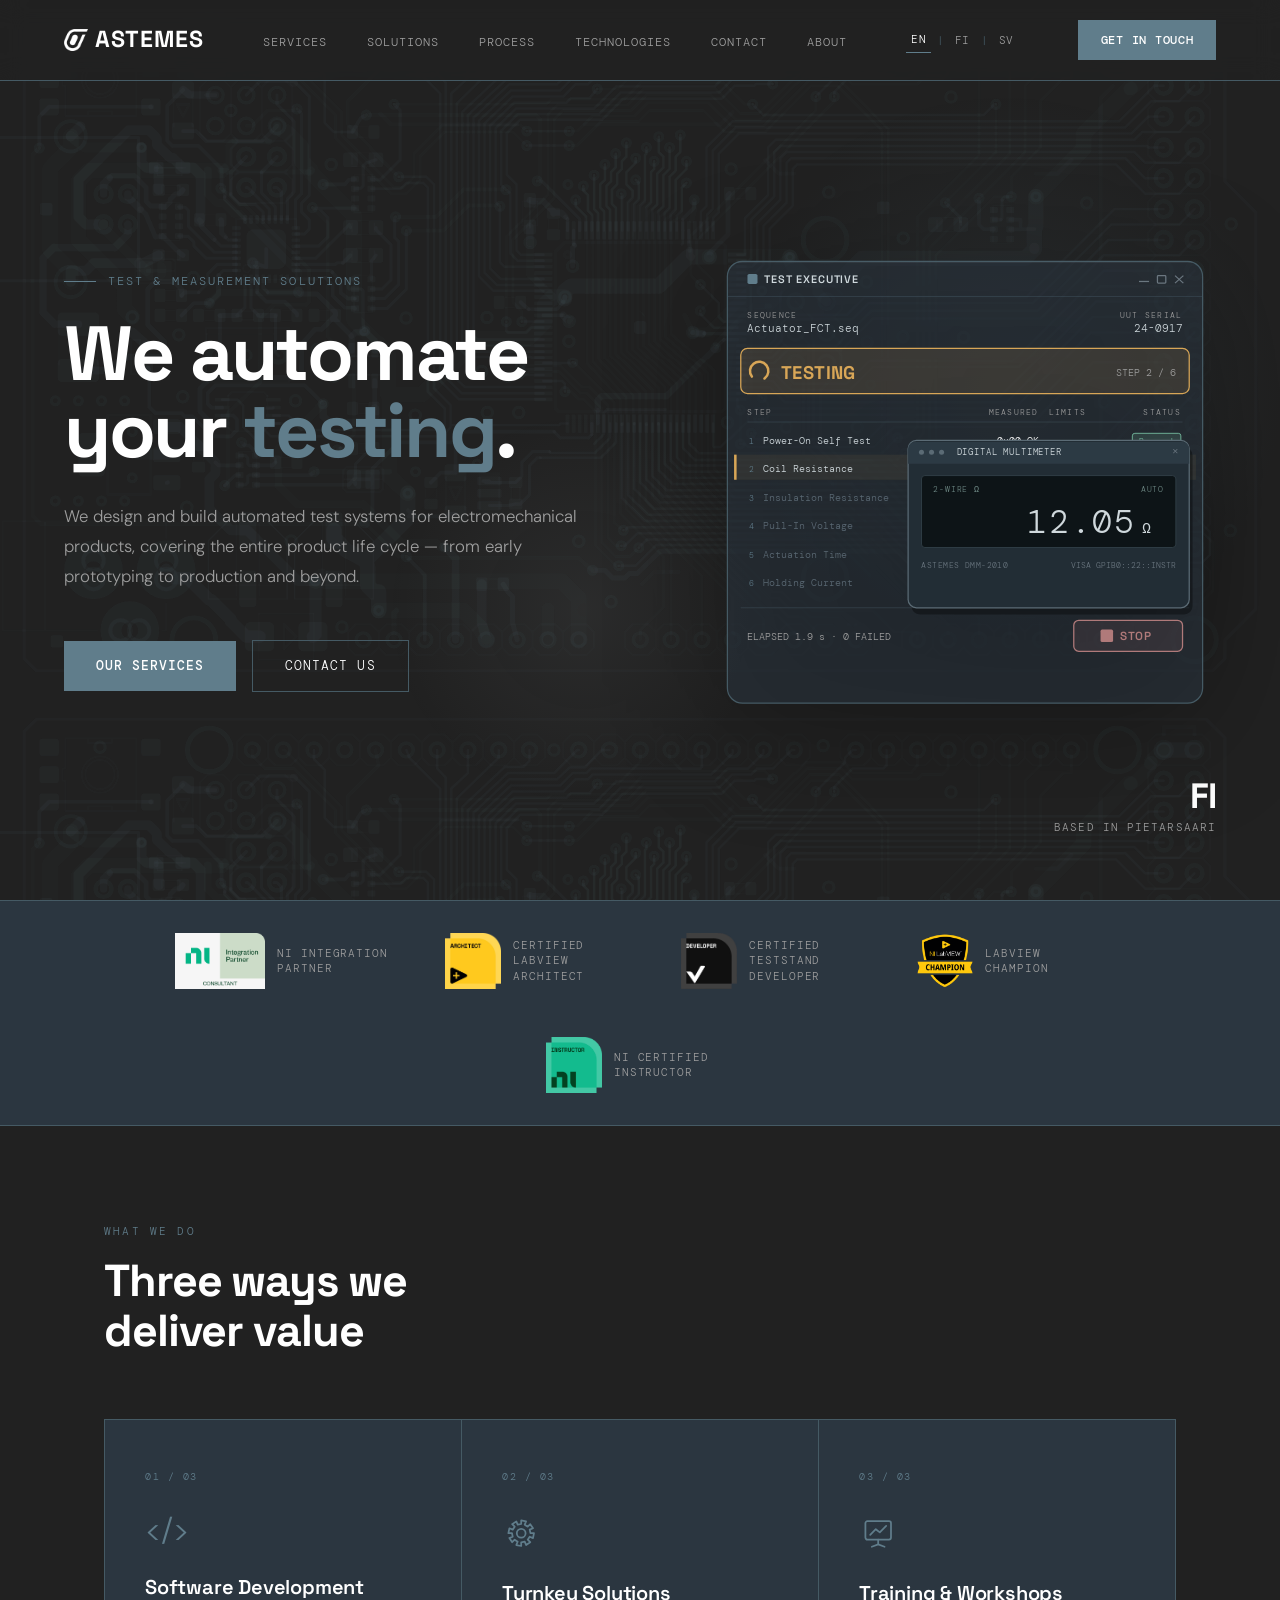
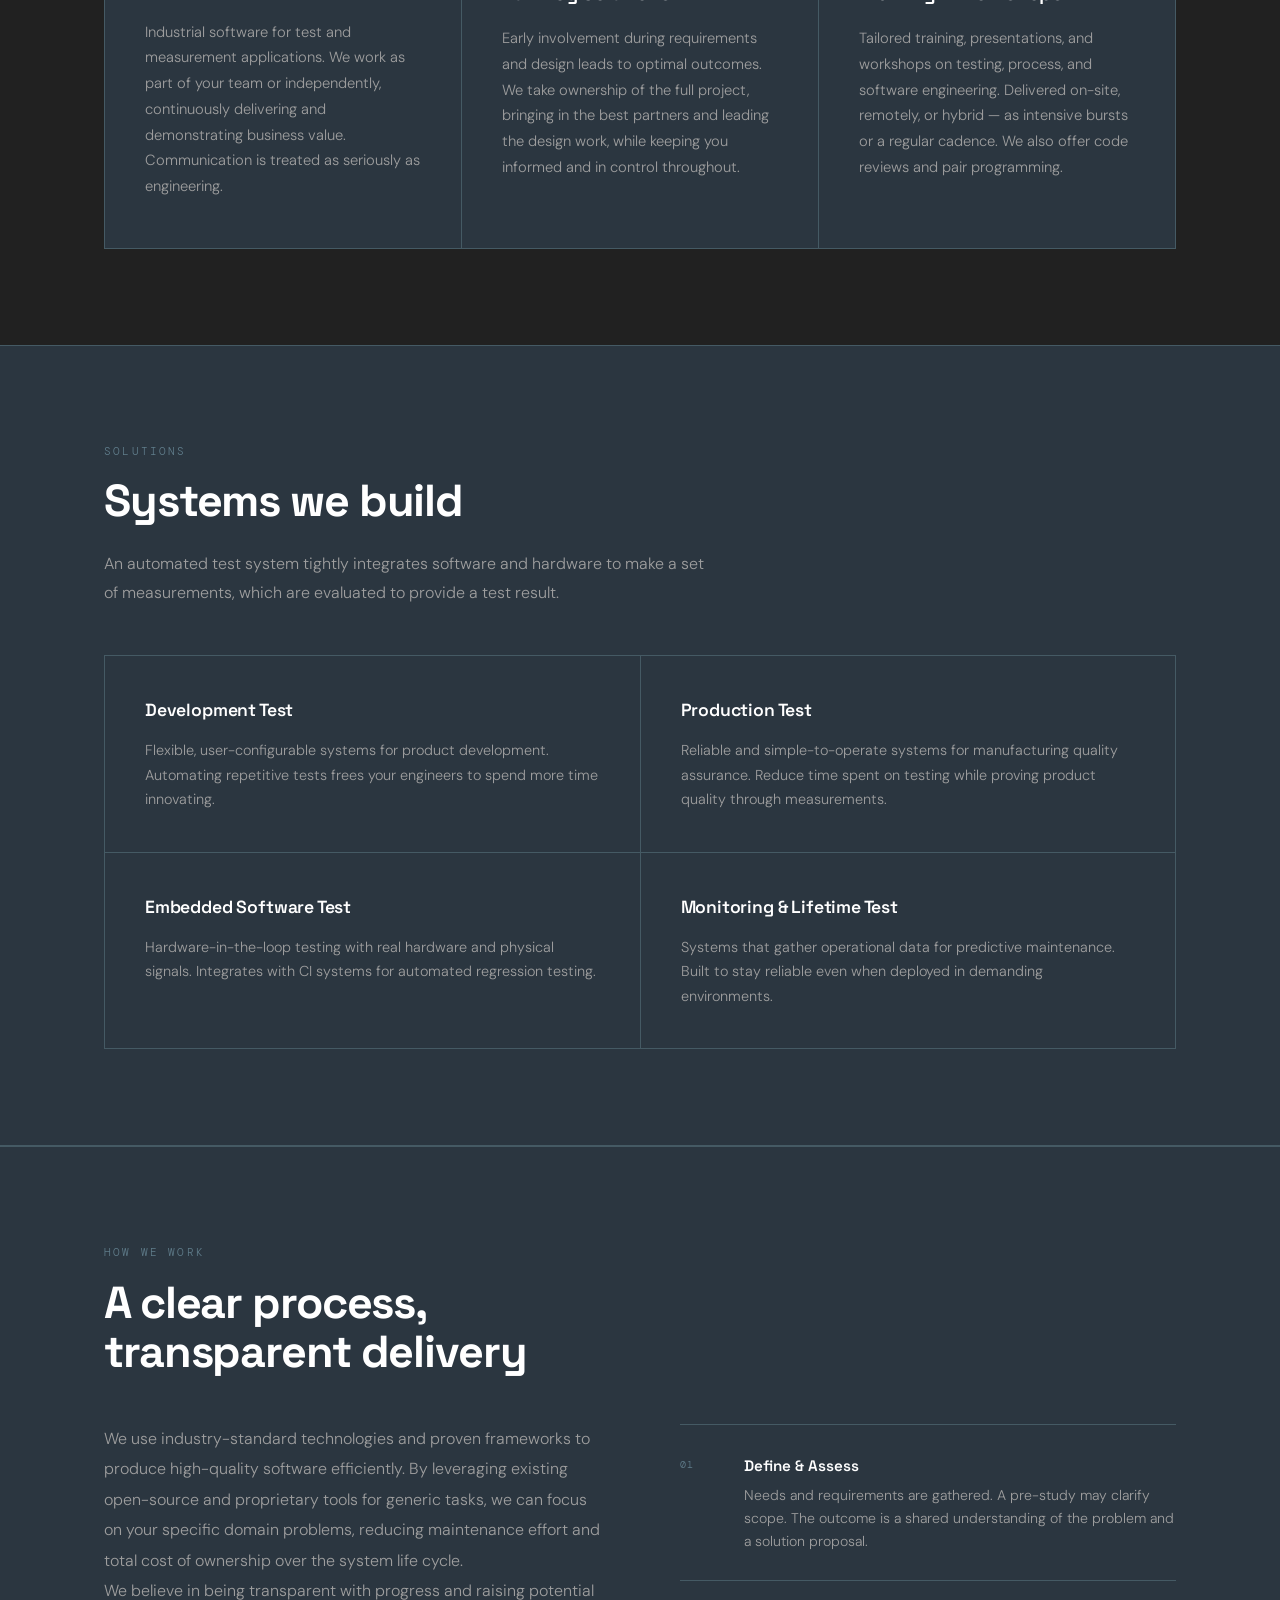
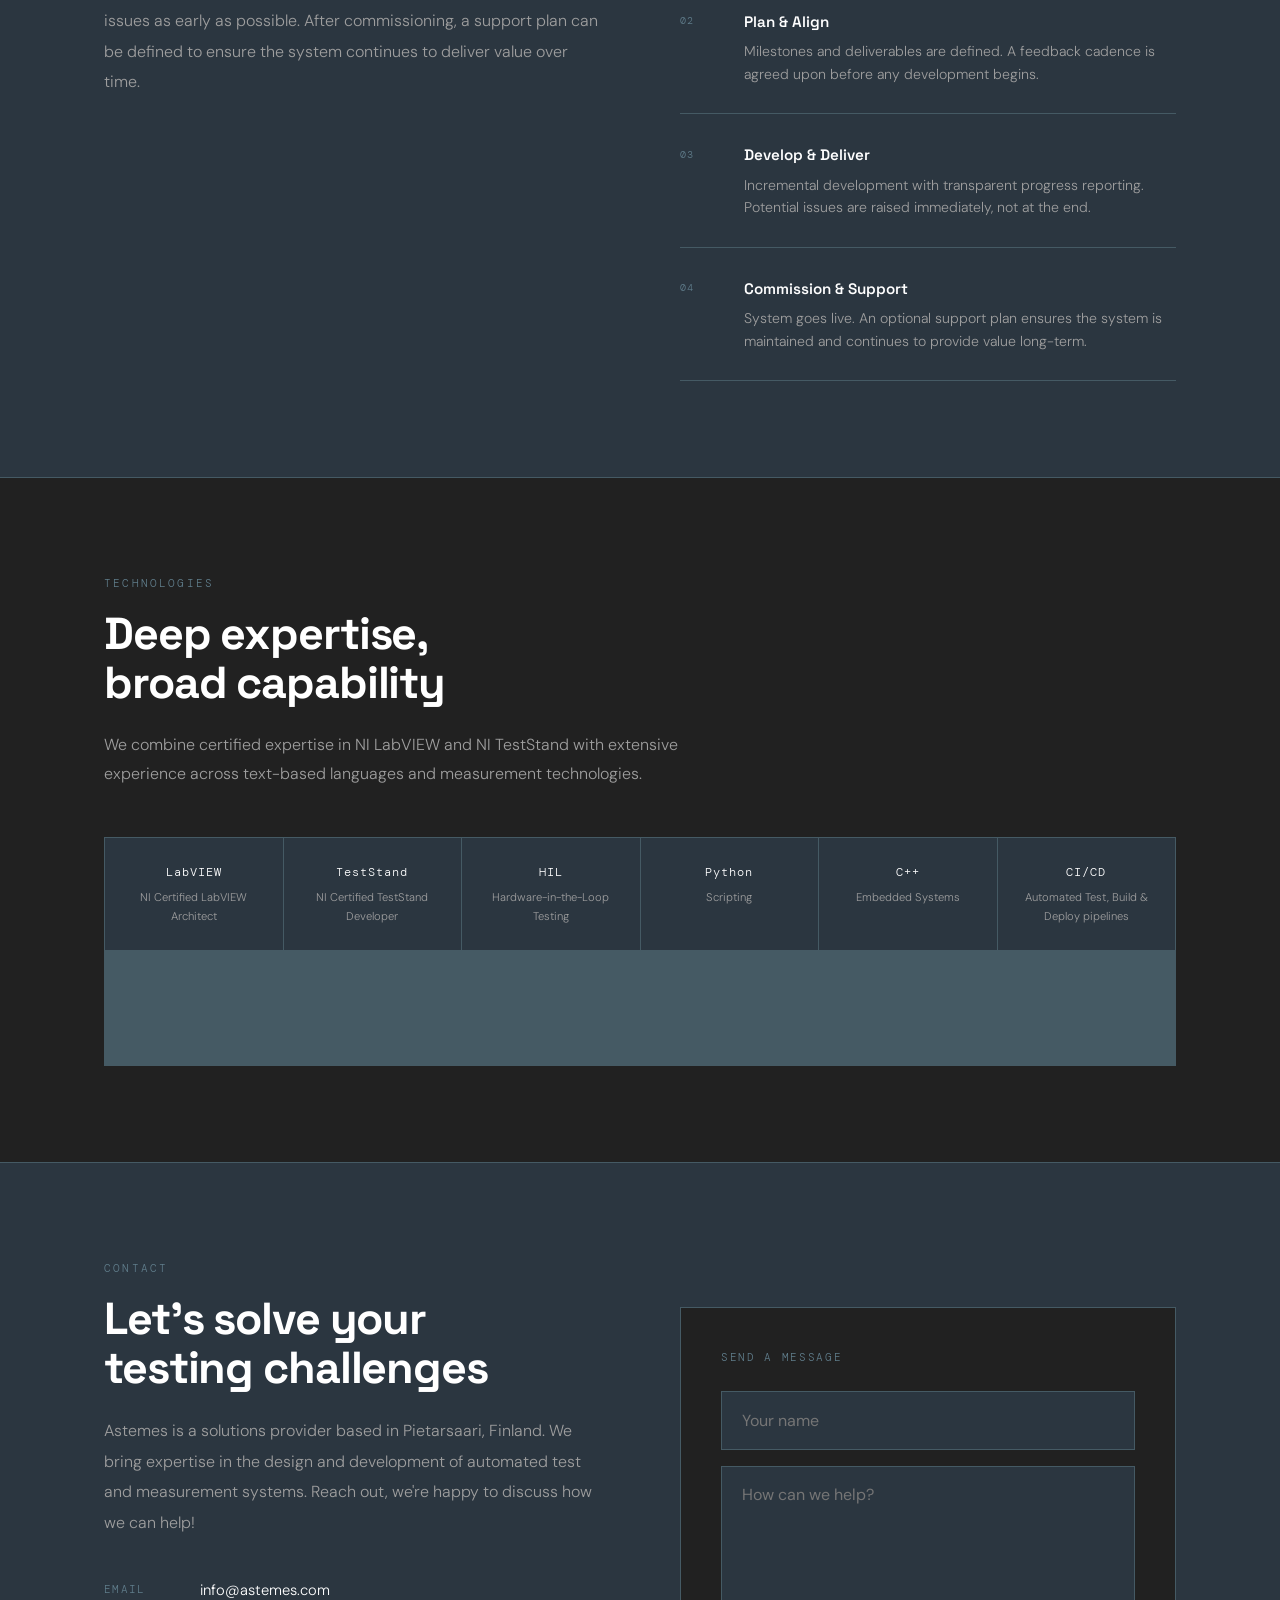
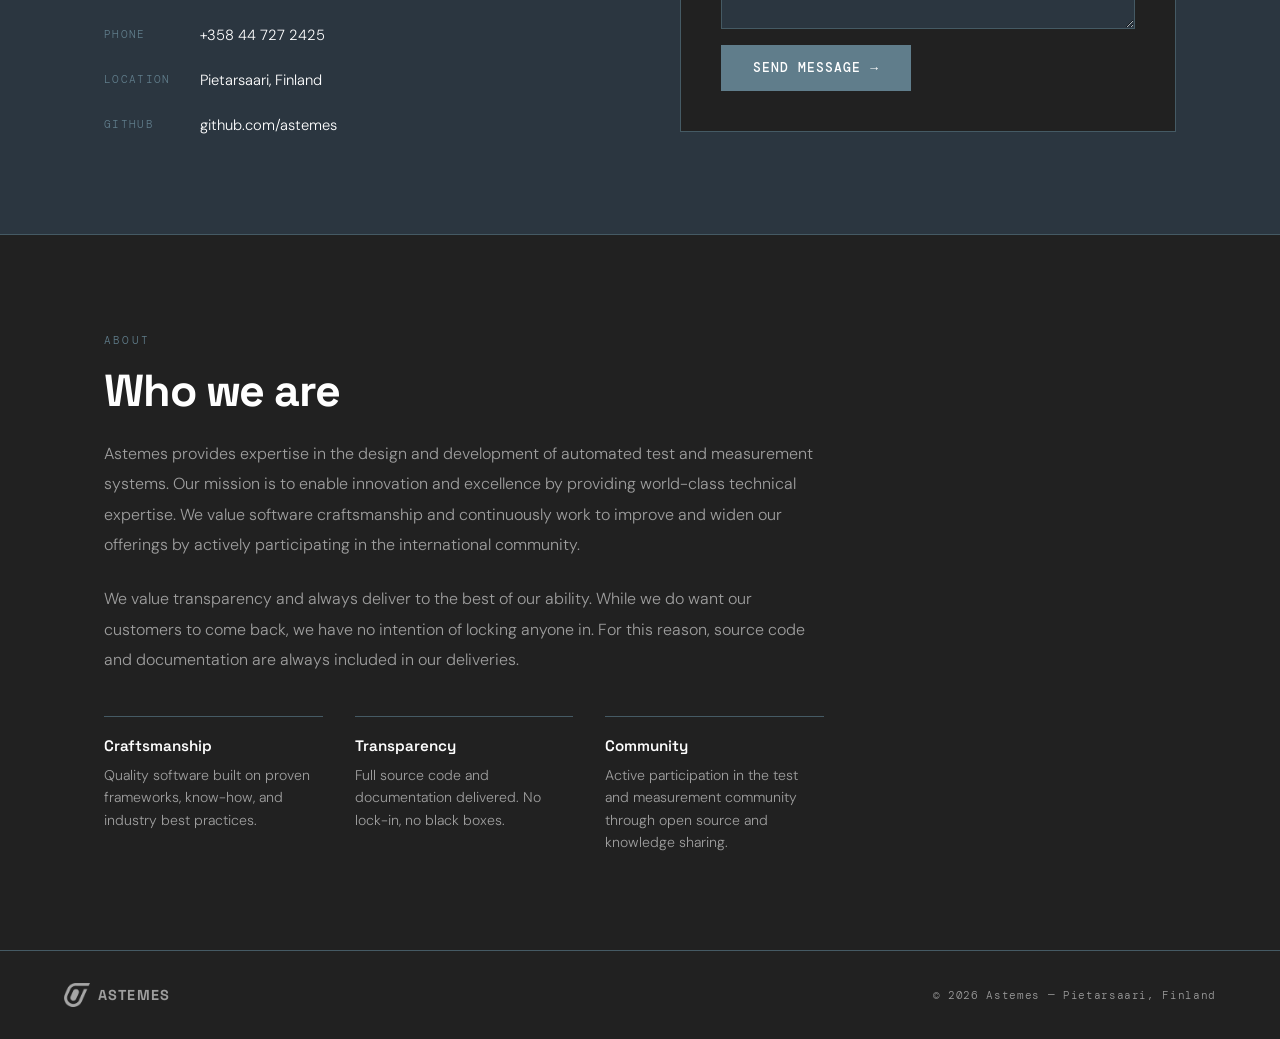
<file: index.html>
<!DOCTYPE html>
<html lang="en">
<head>
<meta charset="UTF-8">
<meta name="viewport" content="width=device-width, initial-scale=1.0">
<title>Astemes — Test & Measurement Solutions</title>
<meta name="description" content="Astemes is a solutions provider for test and measurement applications. We develop systems to automate testing of electromechanical products through the entire product life cycle.">
<meta name="keywords" content="test automation, measurement systems, LabVIEW, TestStand, NI, turnkey solutions, Pietarsaari, Finland">
<meta property="og:title" content="Astemes — Test & Measurement Solutions">
<meta property="og:description" content="Your partner in test automation. We develop systems to automate testing of electromechanical products through the entire product life cycle.">
<meta property="og:type" content="website">
<meta property="og:url" content="https://astemes.com">
<meta property="og:image" content="https://astemes.com/brand_assets/Logo/Banner.png">
<meta property="og:site_name" content="Astemes">
<meta property="og:locale" content="en_US">
<meta name="twitter:card" content="summary_large_image">
<meta name="twitter:title" content="Astemes — Test & Measurement Solutions">
<meta name="twitter:description" content="Your partner in test automation. We develop systems to automate testing of electromechanical products through the entire product life cycle.">
<meta name="twitter:image" content="https://astemes.com/brand_assets/Logo/Banner.png">
<meta name="robots" content="index, follow">
<link rel="canonical" href="https://astemes.com/">
<link rel="alternate" hreflang="en" href="https://astemes.com/">
<link rel="alternate" hreflang="fi" href="https://astemes.com/fi/">
<link rel="alternate" hreflang="sv" href="https://astemes.com/sv/">
<link rel="alternate" hreflang="x-default" href="https://astemes.com/">
<link rel="icon" href="brand_assets/Logo/Logo_alphasigma.svg" type="image/svg+xml">
<link rel="preconnect" href="https://fonts.googleapis.com">
<link rel="preconnect" href="https://fonts.gstatic.com" crossorigin>
<link href="https://fonts.googleapis.com/css2?family=DM+Mono:wght@400;500&family=DM+Sans:wght@300;400;500&family=Space+Grotesk:wght@400;500;600;700&display=swap" rel="stylesheet">
<link rel="stylesheet" href="style.css">
<script type="application/ld+json">
{
  "@context": "https://schema.org",
  "@type": "ProfessionalService",
  "name": "Astemes",
  "url": "https://astemes.com",
  "logo": "https://astemes.com/brand_assets/Logo/Banner.png",
  "description": "Solutions provider for test and measurement applications. We develop systems to automate testing of electromechanical products through the entire product life cycle.",
  "address": {
    "@type": "PostalAddress",
    "addressLocality": "Pietarsaari",
    "addressCountry": "FI"
  },
  "email": "info@astemes.com",
  "sameAs": ["https://github.com/astemes"],
  "knowsAbout": ["Test Automation", "LabVIEW", "TestStand", "Measurement Systems", "NI Hardware"],
  "areaServed": "Worldwide"
}
</script>
</head>
<body>

<!-- NAV -->
<a href="#services" class="skip-link">Skip to main content</a>
<header>
<nav aria-label="Main navigation">
  <a href="/" class="nav-logo">
    <img src="brand_assets/Logo/Logo_alphasigma_white.png" alt="Astemes" width="256" height="237">
    <span class="nav-logo-text">Astemes</span>
  </a>
  <ul class="nav-links">
    <li><a href="#services">Services</a></li>
    <li><a href="#solutions">Solutions</a></li>
    <li><a href="#process">Process</a></li>
    <li><a href="#tech">Technologies</a></li>
    <li><a href="#contact">Contact</a></li>
    <li><a href="#about">About</a></li>
    <li class="nav-lang-mobile"><a href="/" class="active">EN</a> <a href="/fi/">FI</a> <a href="/sv/">SV</a></li>
  </ul>
  <div class="nav-lang">
    <a href="/" class="active">EN</a>
    <span class="nav-lang-sep">|</span>
    <a href="/fi/">FI</a>
    <span class="nav-lang-sep">|</span>
    <a href="/sv/">SV</a>
  </div>
  <a href="#contact" class="nav-cta">Get in touch</a>
  <button class="nav-hamburger" aria-label="Toggle menu" aria-expanded="false" onclick="toggleMenu()">
    <span></span>
    <span></span>
    <span></span>
  </button>
</nav>
</header>

<main>
<!-- HERO -->
<section class="hero">
  <div class="hero-glow"></div>
  <div class="hero-glow2"></div>
  <div class="hero-content">
    <div class="hero-label">Test &amp; Measurement Solutions</div>
    <h1>We automate<br>your <em>testing</em>.</h1>
    <p class="hero-body">
      We design and build automated test systems for electromechanical products, covering the entire product life cycle — from early prototyping to production and beyond.
    </p>
    <div class="hero-actions">
      <a href="#services" class="btn-primary">Our services</a>
      <a href="#contact" class="btn-ghost">Contact us</a>
    </div>
  </div>
  <div class="hero-visual"></div>
  <div class="hero-stats">
    <div class="stat-item">
      <div class="stat-num">FI</div>
      <div class="stat-label">Based in Pietarsaari</div>
    </div>
  </div>
</section>

<!-- CERTIFICATIONS & PARTNERSHIPS -->
<div class="badge-bar">
  <div class="badge-bar-inner">
    <div class="badge-bar-item">
      <img src="brand_assets/Logo/3rd Party/NI_Partner_Badges_RGB_Consultant_Integration_Partner.png" alt="NI Integration Partner" width="500" height="308" loading="lazy">
      <span class="badge-bar-label">NI Integration Partner</span>
    </div>
    <div class="badge-bar-item">
      <img src="brand_assets/Logo/3rd Party/CLA_2.png" alt="Certified LabVIEW Architect" width="352" height="352" loading="lazy">
      <span class="badge-bar-label">Certified LabVIEW Architect</span>
    </div>
    <div class="badge-bar-item">
      <img src="brand_assets/Logo/3rd Party/CTD.png" alt="Certified TestStand Developer" width="353" height="352" loading="lazy">
      <span class="badge-bar-label">Certified TestStand Developer</span>
    </div>
    <div class="badge-bar-item">
      <img src="brand_assets/Logo/3rd Party/LV_Champ_Logo.png" alt="LabVIEW Champion" width="237" height="237" loading="lazy">
      <span class="badge-bar-label">LabVIEW Champion</span>
    </div>
    <div class="badge-bar-item">
      <img src="brand_assets/Logo/3rd Party/NI Instructor.png" alt="NI Certified Instructor" width="500" height="500" loading="lazy">
      <span class="badge-bar-label">NI Certified Instructor</span>
    </div>
  </div>
</div>

<!-- SERVICES -->
<section id="services">
  <div class="section-inner">
    <div class="section-tag">What we do</div>
    <h2 class="section-title fade-in">Three ways we<br>deliver value</h2>
    <div class="services-grid">
      <div class="service-card fade-in">
        <div class="service-num">01 / 03</div>
        <div class="service-icon">&lt;/&gt;</div>
        <h3 class="service-title">Software Development</h3>
        <p class="service-desc">Industrial software for test and measurement applications. We work as part of your team or independently, continuously delivering and demonstrating business value. Communication is treated as seriously as engineering.</p>
      </div>
      <div class="service-card fade-in">
        <div class="service-num">02 / 03</div>
        <div class="service-icon" aria-hidden="true">
          <svg viewBox="0 0 48 48" fill="none" stroke="currentColor" stroke-width="2.2" stroke-linejoin="round" stroke-linecap="round">
            <path d="M35.5,24 L40,24 L38.78,30.12 L34.62,28.4 L32.13,32.13 L35.31,35.31 L30.12,38.78 L28.4,34.62 L24,35.5 L24,40 L17.88,38.78 L19.6,34.62 L15.87,32.13 L12.69,35.31 L9.22,30.12 L13.38,28.4 L12.5,24 L8,24 L9.22,17.88 L13.38,19.6 L15.87,15.87 L12.69,12.69 L17.88,9.22 L19.6,13.38 L24,12.5 L24,8 L30.12,9.22 L28.4,13.38 L32.13,15.87 L35.31,12.69 L38.78,17.88 L34.62,19.6 Z"/>
            <circle cx="24" cy="24" r="5.5"/>
          </svg>
        </div>
        <h3 class="service-title">Turnkey Solutions</h3>
        <p class="service-desc">Early involvement during requirements and design leads to optimal outcomes. We take ownership of the full project, bringing in the best partners and leading the design work, while keeping you informed and in control throughout.</p>
      </div>
      <div class="service-card fade-in">
        <div class="service-num">03 / 03</div>
        <div class="service-icon" aria-hidden="true">
          <svg viewBox="0 0 48 48" fill="none" stroke="currentColor" stroke-width="2.2" stroke-linecap="round" stroke-linejoin="round">
            <rect x="8" y="9" width="32" height="23" rx="2.5"/>
            <path d="M14 26 L21 19 L26 23 L34 15"/>
            <path d="M24 32 V38 M16 41 L24 38 L32 41"/>
          </svg>
        </div>
        <h3 class="service-title">Training &amp; Workshops</h3>
        <p class="service-desc">Tailored training, presentations, and workshops on testing, process, and software engineering. Delivered on-site, remotely, or hybrid — as intensive bursts or a regular cadence. We also offer code reviews and pair programming.</p>
      </div>
    </div>
  </div>
</section>

<!-- SOLUTIONS -->
<section id="solutions">
  <div class="section-inner">
    <div class="section-tag">Solutions</div>
    <h2 class="section-title fade-in">Systems we build</h2>
    <p class="solutions-intro">An automated test system tightly integrates software and hardware to make a set of measurements, which are evaluated to provide a test result.</p>
    <div class="solutions-grid">
      <div class="solution-card fade-in">
        <h3 class="solution-title">Development Test</h3>
        <p class="solution-desc">Flexible, user-configurable systems for product development. Automating repetitive tests frees your engineers to spend more time innovating.</p>
      </div>
      <div class="solution-card fade-in">
        <h3 class="solution-title">Production Test</h3>
        <p class="solution-desc">Reliable and simple-to-operate systems for manufacturing quality assurance. Reduce time spent on testing while proving product quality through measurements.</p>
      </div>
      <div class="solution-card fade-in">
        <h3 class="solution-title">Embedded Software Test</h3>
        <p class="solution-desc">Hardware-in-the-loop testing with real hardware and physical signals. Integrates with CI systems for automated regression testing.</p>
      </div>
      <div class="solution-card fade-in">
        <h3 class="solution-title">Monitoring &amp; Lifetime Test</h3>
        <p class="solution-desc">Systems that gather operational data for predictive maintenance. Built to stay reliable even when deployed in demanding environments.</p>
      </div>
    </div>
  </div>
</section>

<!-- HOW WE WORK -->
<section id="process">
  <div class="section-inner">
    <div class="section-tag">How we work</div>
    <h2 class="section-title fade-in">A clear process,<br>transparent delivery</h2>
    <div class="process-grid">
      <div>
        <p class="process-desc">
          We use industry-standard technologies and proven frameworks to produce high-quality software efficiently. By leveraging existing open-source and proprietary tools for generic tasks, we can focus on your specific domain problems, reducing maintenance effort and total cost of ownership over the system life cycle.
        </p>
        <p class="process-desc">
          We believe in being transparent with progress and raising potential issues as early as possible. After commissioning, a support plan can be defined to ensure the system continues to deliver value over time.
        </p>
      </div>
      <div class="steps">
        <div class="step fade-in">
          <div class="step-num">01</div>
          <div class="step-content">
            <h3 class="step-title">Define &amp; Assess</h3>
            <p class="step-text">Needs and requirements are gathered. A pre-study may clarify scope. The outcome is a shared understanding of the problem and a solution proposal.</p>
          </div>
        </div>
        <div class="step fade-in">
          <div class="step-num">02</div>
          <div class="step-content">
            <h3 class="step-title">Plan &amp; Align</h3>
            <p class="step-text">Milestones and deliverables are defined. A feedback cadence is agreed upon before any development begins.</p>
          </div>
        </div>
        <div class="step fade-in">
          <div class="step-num">03</div>
          <div class="step-content">
            <h3 class="step-title">Develop &amp; Deliver</h3>
            <p class="step-text">Incremental development with transparent progress reporting. Potential issues are raised immediately, not at the end.</p>
          </div>
        </div>
        <div class="step fade-in">
          <div class="step-num">04</div>
          <div class="step-content">
            <h3 class="step-title">Commission &amp; Support</h3>
            <p class="step-text">System goes live. An optional support plan ensures the system is maintained and continues to provide value long-term.</p>
          </div>
        </div>
      </div>
    </div>
  </div>
</section>

<!-- TECH -->
<section id="tech">
  <div class="section-inner">
    <div class="section-tag">Technologies</div>
    <h2 class="section-title fade-in">Deep expertise,<br>broad capability</h2>
    <p class="tech-intro">We combine certified expertise in NI LabVIEW and NI TestStand with extensive experience across text-based languages and measurement technologies.</p>
    <div class="tech-grid">
      <div class="tech-badge fade-in">
        <div class="tech-badge-name">LabVIEW</div>
        <div class="tech-badge-role">NI Certified LabVIEW Architect</div>
      </div>
      <div class="tech-badge fade-in">
        <div class="tech-badge-name">TestStand</div>
        <div class="tech-badge-role">NI Certified TestStand Developer</div>
      </div>
      <div class="tech-badge fade-in">
        <div class="tech-badge-name">HIL</div>
        <div class="tech-badge-role">Hardware-in-the-Loop Testing</div>
      </div>
      <div class="tech-badge fade-in">
        <div class="tech-badge-name">Python</div>
        <div class="tech-badge-role">Scripting</div>
      </div>
      <div class="tech-badge fade-in">
        <div class="tech-badge-name">C++</div>
        <div class="tech-badge-role">Embedded Systems</div>
      </div>
      <div class="tech-badge fade-in">
        <div class="tech-badge-name">CI/CD</div>
        <div class="tech-badge-role">Automated Test, Build &amp; Deploy pipelines</div>
      </div>
      <div class="tech-badge fade-in">
        <div class="tech-badge-name">Data Acquisition</div>
        <div class="tech-badge-role">DAQmx, cDAQ, PXI &amp; USB</div>
      </div>
      <div class="tech-badge fade-in">
        <div class="tech-badge-name">cRIO</div>
        <div class="tech-badge-role">Real-Time<br/>FPGA</div>
      </div>
      <div class="tech-badge fade-in">
        <div class="tech-badge-name">PXI</div>
        <div class="tech-badge-role">Modular Instrumentation</div>
      </div>
      <div class="tech-badge fade-in">
        <div class="tech-badge-name">Serial Communication</div>
        <div class="tech-badge-role">RS-232/485, CAN</div>
      </div>
      <div class="tech-badge fade-in">
        <div class="tech-badge-name">Instrument Integration</div>
        <div class="tech-badge-role">SCPI / VISA Protocols</div>
      </div>
      <div class="tech-badge fade-in">
        <div class="tech-badge-name">Git</div>
        <div class="tech-badge-role">Version Control &amp; Collaboration</div>
      </div>
    </div>
  </div>
</section>

<!-- CONTACT -->
<section id="contact">
  <div class="section-inner">
    <div class="contact-grid">
      <div>
        <div class="section-tag">Contact</div>
        <h2 class="section-title fade-in">Let's solve your<br>testing challenges</h2>
        <p class="contact-desc">
          Astemes is a solutions provider based in Pietarsaari, Finland. We bring expertise in the design and development of automated test and measurement systems. Reach out, we're happy to discuss how we can help!
        </p>
        <div class="contact-detail">
          <div class="contact-item">
            <span class="contact-item-label">Email</span>
            <span class="contact-item-value"><a href="mailto:info@astemes.com">info@astemes.com</a></span>
          </div>
          <div class="contact-item">
            <span class="contact-item-label">Phone</span>
            <span class="contact-item-value"><a href="tel:+358447272425">+358 44 727 2425</a></span>
          </div>
          <div class="contact-item">
            <span class="contact-item-label">Location</span>
            <span class="contact-item-value">Pietarsaari, Finland</span>
          </div>
          <div class="contact-item">
            <span class="contact-item-label">GitHub</span>
            <span class="contact-item-value"><a href="https://github.com/astemes" target="_blank" rel="noopener noreferrer">github.com/astemes</a></span>
          </div>
        </div>
      </div>
      <div>
        <div class="contact-form-box">
          <div class="contact-form-label">Send a message</div>
          <form id="contact-form" class="contact-form" onsubmit="return openMailClient()">
            <label for="contact-name" class="sr-only">Your name</label>
            <input id="contact-name" type="text" placeholder="Your name" class="contact-input">
            <label for="contact-message" class="sr-only">Your message</label>
            <textarea id="contact-message" placeholder="How can we help?" rows="6" class="contact-textarea"></textarea>
            <button type="submit" class="btn-primary" style="align-self: flex-start;">Send message →</button>
          </form>
        </div>
      </div>
    </div>
  </div>
</section>

<!-- ABOUT -->
<section id="about">
  <div class="section-inner">
    <div class="section-tag">About</div>
    <h2 class="section-title fade-in">Who we are</h2>
    <div class="about-content">
      <p class="about-text">
        Astemes provides expertise in the design and development of automated test and measurement systems. Our mission is to enable innovation and excellence by providing world-class technical expertise. We value software craftsmanship and continuously work to improve and widen our offerings by actively participating in the international community.
      </p>
      <p class="about-text">
        We value transparency and always deliver to the best of our ability. While we do want our customers to come back, we have no intention of locking anyone in. For this reason, source code and documentation are always included in our deliveries.
      </p>
      <div class="about-values">
        <div class="about-value fade-in">
          <h3 class="about-value-title">Craftsmanship</h3>
          <p class="about-value-text">Quality software built on proven frameworks, know-how, and industry best practices.</p>
        </div>
        <div class="about-value fade-in">
          <h3 class="about-value-title">Transparency</h3>
          <p class="about-value-text">Full source code and documentation delivered. No lock-in, no black boxes.</p>
        </div>
        <div class="about-value fade-in">
          <h3 class="about-value-title">Community</h3>
          <p class="about-value-text">Active participation in the test and measurement community through open source and knowledge sharing.</p>
        </div>
      </div>
    </div>
  </div>
</section>

</main>

<!-- FOOTER -->
<footer>
  <div class="footer-logo">
    <img src="brand_assets/Logo/Logo_alphasigma_white.png" alt="Astemes" width="256" height="237" loading="lazy">
    <span class="footer-logo-text">Astemes</span>
  </div>
  <div class="footer-copy">© 2026 Astemes — Pietarsaari, Finland</div>
</footer>

<script>
  // Mobile menu toggle
  function toggleMenu() {
    var links = document.querySelector('.nav-links');
    var btn = document.querySelector('.nav-hamburger');
    links.classList.toggle('open');
    btn.classList.toggle('active');
    var expanded = btn.getAttribute('aria-expanded') === 'true';
    btn.setAttribute('aria-expanded', String(!expanded));
  }

  // Close menu when a link is tapped
  document.querySelectorAll('.nav-links a').forEach(function(link) {
    link.addEventListener('click', function() {
      document.querySelector('.nav-links').classList.remove('open');
      document.querySelector('.nav-hamburger').classList.remove('active');
    });
  });

  // Contact form — opens email client with filled fields
  function openMailClient() {
    var name = document.getElementById('contact-name').value.trim();
    var message = document.getElementById('contact-message').value.trim();

    var subject = 'Inquiry from ' + (name || 'Website visitor');
    var body = message + '\n\n— ' + name;

    window.location.href = 'mailto:info@astemes.com'
      + '?subject=' + encodeURIComponent(subject)
      + '&body=' + encodeURIComponent(body);

    return false;
  }

  // Scroll reveal
  const observer = new IntersectionObserver(entries => {
    entries.forEach((entry, i) => {
      if (entry.isIntersecting) {
        setTimeout(() => entry.target.classList.add('visible'), i * 80);
        observer.unobserve(entry.target);
      }
    });
  }, { threshold: 0.1 });

  document.querySelectorAll('.fade-in').forEach(el => observer.observe(el));

</script>
<script src="animations/manifest.js"></script>
<script src="animations/loader.js"></script>
</body>
</html>
</file>
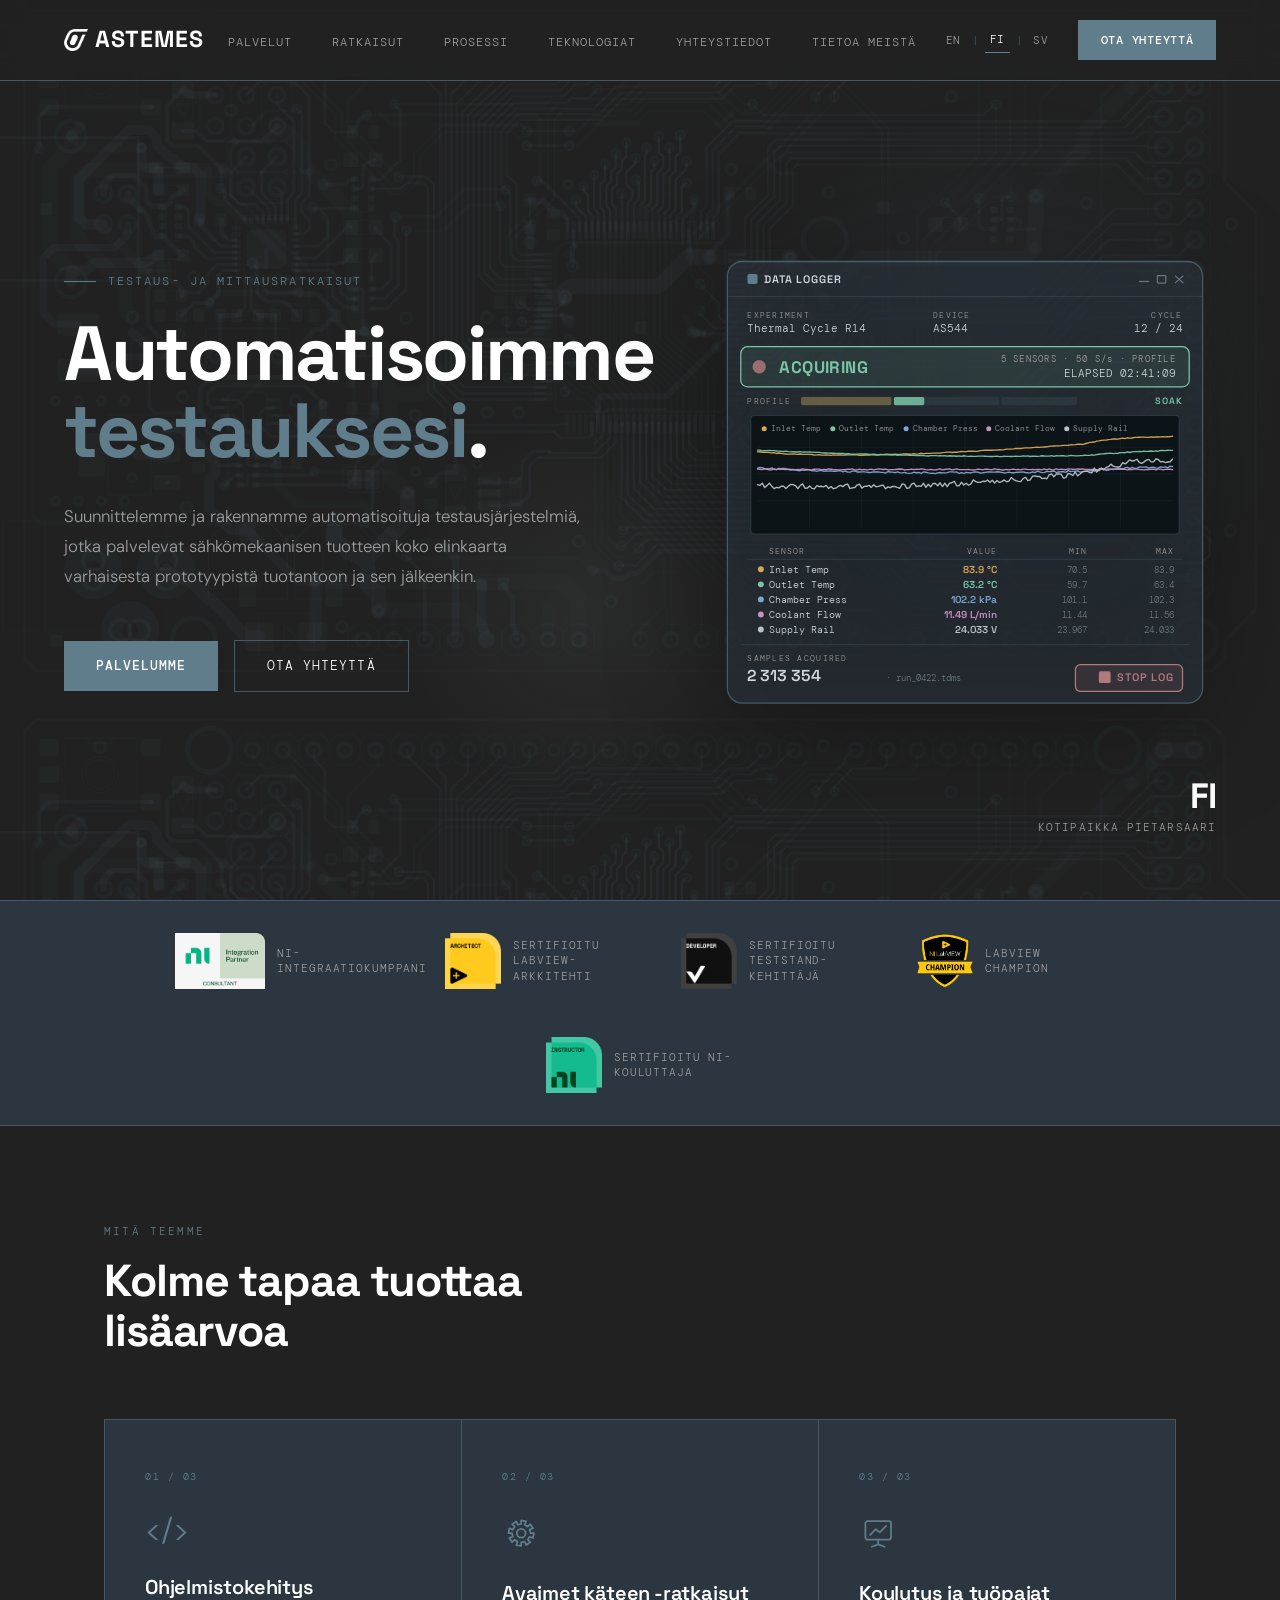
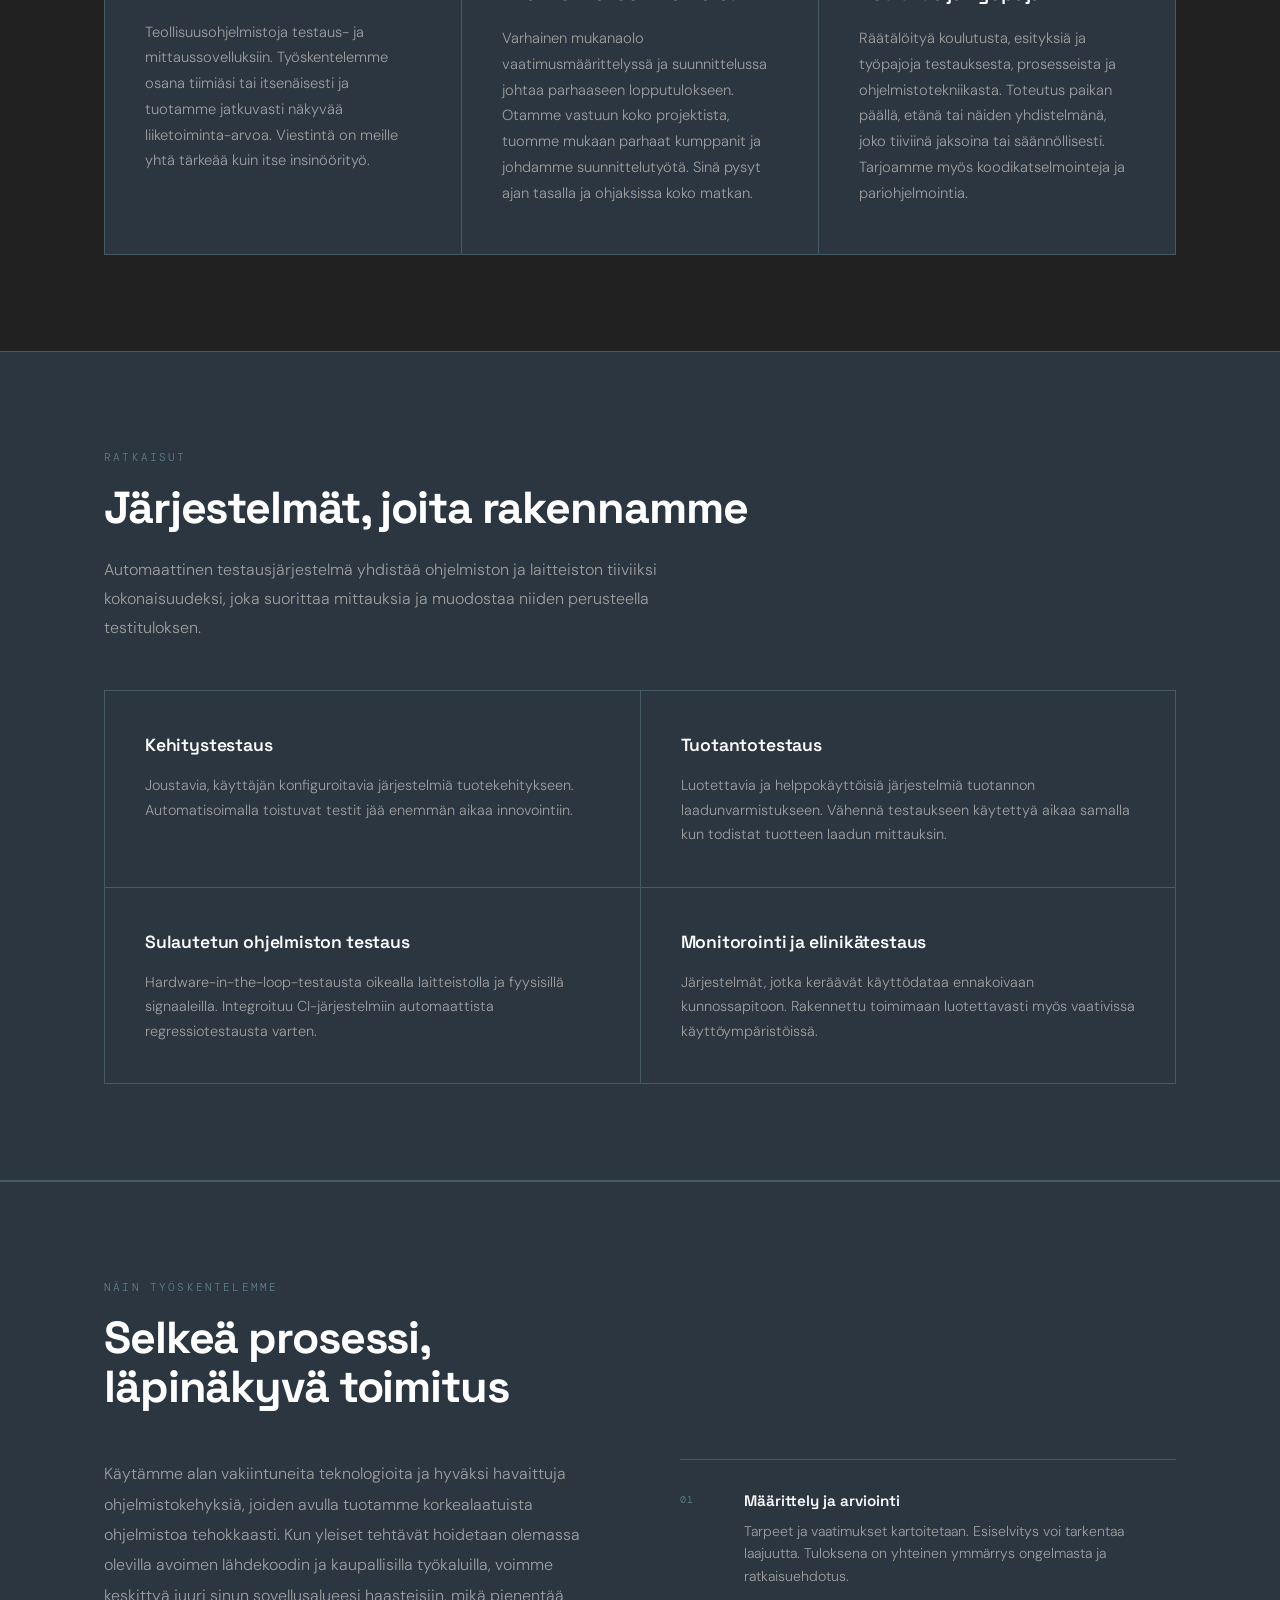
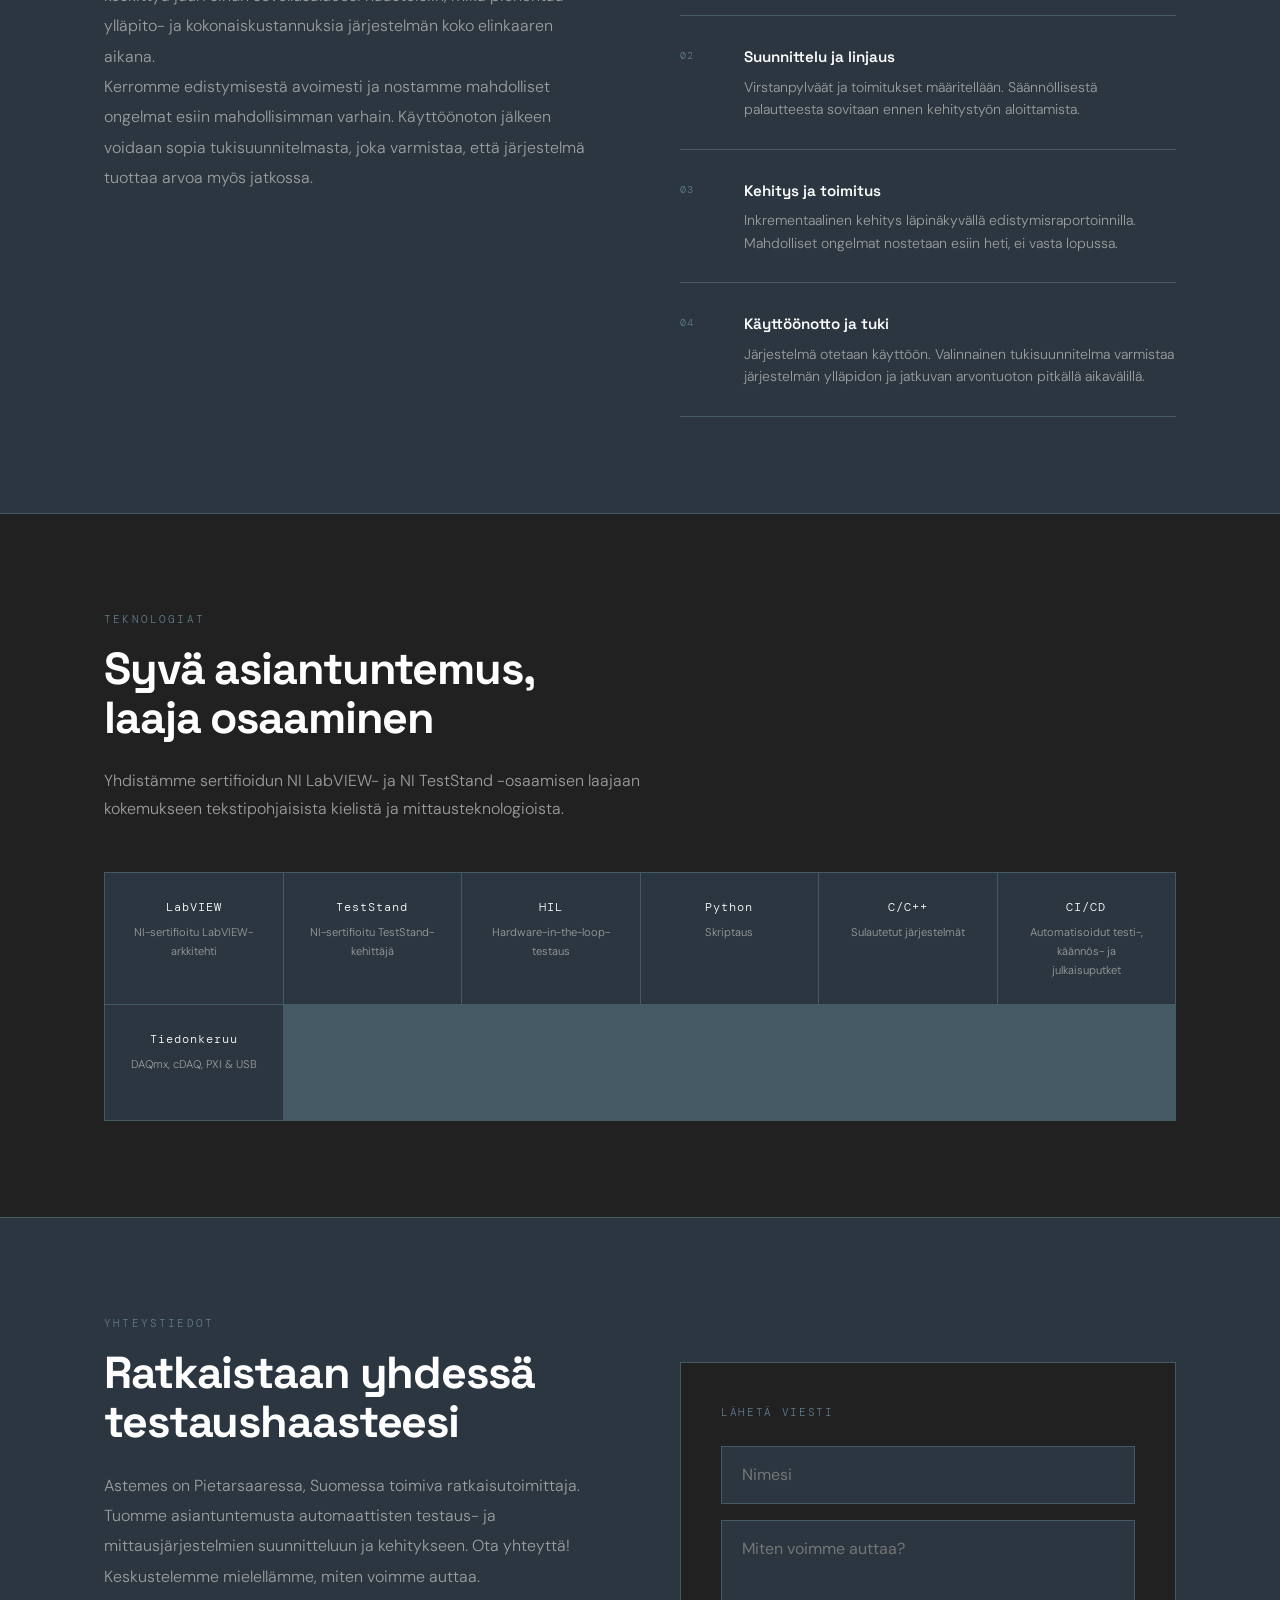
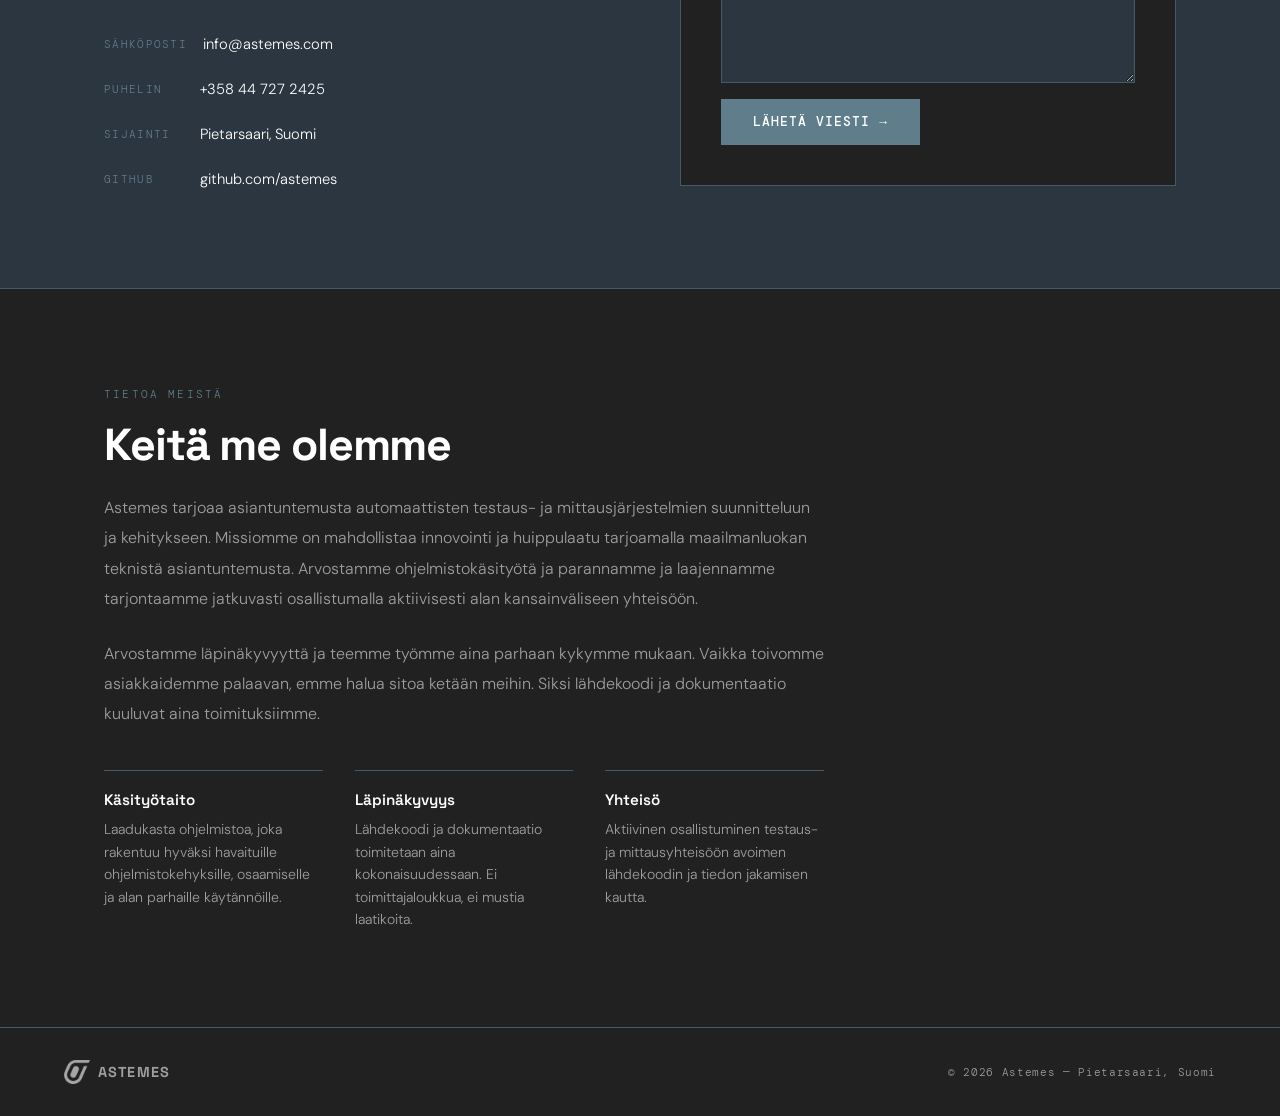
<file: fi/index.html>
<!DOCTYPE html>
<html lang="fi">
<head>
<meta charset="UTF-8">
<meta name="viewport" content="width=device-width, initial-scale=1.0">
<title>Astemes — Testi- ja mittausratkaisut</title>
<meta name="description" content="Astemes on testi- ja mittaussovellusten ratkaisutoimittaja. Kehitämme järjestelmiä sähkömekaanisten tuotteiden testauksen automatisointiin koko tuotteen elinkaaren ajan.">
<meta name="keywords" content="testiautomaatio, mittausjärjestelmät, LabVIEW, TestStand, NI, avaimet käteen -ratkaisut, Pietarsaari, Suomi">
<meta property="og:title" content="Astemes — Testi- ja mittausratkaisut">
<meta property="og:description" content="Kumppanisi testiautomaatiossa. Kehitämme järjestelmiä sähkömekaanisten tuotteiden testauksen automatisointiin koko tuotteen elinkaaren ajan.">
<meta property="og:type" content="website">
<meta property="og:url" content="https://astemes.com/fi/">
<meta property="og:image" content="https://astemes.com/brand_assets/Logo/Banner.png">
<meta property="og:site_name" content="Astemes">
<meta property="og:locale" content="fi_FI">
<meta name="twitter:card" content="summary_large_image">
<meta name="twitter:title" content="Astemes — Testi- ja mittausratkaisut">
<meta name="twitter:description" content="Kumppanisi testiautomaatiossa. Kehitämme järjestelmiä sähkömekaanisten tuotteiden testauksen automatisointiin koko tuotteen elinkaaren ajan.">
<meta name="twitter:image" content="https://astemes.com/brand_assets/Logo/Banner.png">
<meta name="robots" content="index, follow">
<link rel="canonical" href="https://astemes.com/fi/">
<link rel="alternate" hreflang="en" href="https://astemes.com/">
<link rel="alternate" hreflang="fi" href="https://astemes.com/fi/">
<link rel="alternate" hreflang="sv" href="https://astemes.com/sv/">
<link rel="alternate" hreflang="x-default" href="https://astemes.com/">
<link rel="icon" href="../brand_assets/Logo/Logo_alphasigma.svg" type="image/svg+xml">
<link rel="preconnect" href="https://fonts.googleapis.com">
<link rel="preconnect" href="https://fonts.gstatic.com" crossorigin>
<link href="https://fonts.googleapis.com/css2?family=DM+Mono:wght@400;500&family=DM+Sans:wght@300;400;500&family=Space+Grotesk:wght@400;500;600;700&display=swap" rel="stylesheet">
<link rel="stylesheet" href="../style.css">
<script type="application/ld+json">
{
  "@context": "https://schema.org",
  "@type": "ProfessionalService",
  "name": "Astemes",
  "url": "https://astemes.com",
  "logo": "https://astemes.com/brand_assets/Logo/Banner.png",
  "description": "Testi- ja mittaussovellusten ratkaisutoimittaja. Kehitämme järjestelmiä sähkömekaanisten tuotteiden testauksen automatisointiin koko tuotteen elinkaaren ajan.",
  "address": {
    "@type": "PostalAddress",
    "addressLocality": "Pietarsaari",
    "addressCountry": "FI"
  },
  "email": "info@astemes.com",
  "sameAs": ["https://github.com/astemes"],
  "knowsAbout": ["Test Automation", "LabVIEW", "TestStand", "Measurement Systems", "NI Hardware"],
  "areaServed": "Worldwide"
}
</script>
</head>
<body>

<!-- NAV -->
<a href="#services" class="skip-link">Siirry sisältöön</a>
<header>
<nav aria-label="Päänavigaatio">
  <a href="/fi/" class="nav-logo">
    <img src="../brand_assets/Logo/Logo_alphasigma_white.png" alt="Astemes" width="256" height="237">
    <span class="nav-logo-text">Astemes</span>
  </a>
  <ul class="nav-links">
    <li><a href="#services">Palvelut</a></li>
    <li><a href="#solutions">Ratkaisut</a></li>
    <li><a href="#process">Prosessi</a></li>
    <li><a href="#tech">Teknologiat</a></li>
    <li><a href="#contact">Yhteystiedot</a></li>
    <li><a href="#about">Tietoa meistä</a></li>
    <li class="nav-lang-mobile"><a href="/">EN</a> <a href="/fi/" class="active">FI</a> <a href="/sv/">SV</a></li>
  </ul>
  <div class="nav-lang">
    <a href="/">EN</a>
    <span class="nav-lang-sep">|</span>
    <a href="/fi/" class="active">FI</a>
    <span class="nav-lang-sep">|</span>
    <a href="/sv/">SV</a>
  </div>
  <a href="#contact" class="nav-cta">Ota yhteyttä</a>
  <button class="nav-hamburger" aria-label="Avaa valikko" aria-expanded="false" onclick="toggleMenu()">
    <span></span>
    <span></span>
    <span></span>
  </button>
</nav>
</header>

<main>
<!-- HERO -->
<section class="hero">
  <div class="hero-glow"></div>
  <div class="hero-glow2"></div>
  <div class="hero-content">
    <div class="hero-label">Testaus- ja mittausratkaisut</div>
    <h1>Automatisoimme<br><em>testauksesi</em>.</h1>
    <p class="hero-body">
      Suunnittelemme ja rakennamme automatisoituja testausjärjestelmiä, jotka palvelevat sähkömekaanisen tuotteen koko elinkaarta varhaisesta prototyypistä tuotantoon ja sen jälkeenkin.
    </p>
    <div class="hero-actions">
      <a href="#services" class="btn-primary">Palvelumme</a>
      <a href="#contact" class="btn-ghost">Ota yhteyttä</a>
    </div>
  </div>
  <div class="hero-visual"></div>
  <div class="hero-stats">
    <div class="stat-item">
      <div class="stat-num">FI</div>
      <div class="stat-label">Kotipaikka Pietarsaari</div>
    </div>
  </div>
</section>

<!-- CERTIFICATIONS & PARTNERSHIPS -->
<div class="badge-bar">
  <div class="badge-bar-inner">
    <div class="badge-bar-item">
      <img src="../brand_assets/Logo/3rd Party/NI_Partner_Badges_RGB_Consultant_Integration_Partner.png" alt="NI-integraatiokumppani" width="500" height="308" loading="lazy">
      <span class="badge-bar-label">NI-integraatiokumppani</span>
    </div>
    <div class="badge-bar-item">
      <img src="../brand_assets/Logo/3rd Party/CLA_2.png" alt="Sertifioitu LabVIEW-arkkitehti" width="352" height="352" loading="lazy">
      <span class="badge-bar-label">Sertifioitu LabVIEW-arkkitehti</span>
    </div>
    <div class="badge-bar-item">
      <img src="../brand_assets/Logo/3rd Party/CTD.png" alt="Sertifioitu TestStand-kehittäjä" width="353" height="352" loading="lazy">
      <span class="badge-bar-label">Sertifioitu TestStand-kehittäjä</span>
    </div>
    <div class="badge-bar-item">
      <img src="../brand_assets/Logo/3rd Party/LV_Champ_Logo.png" alt="LabVIEW Champion" width="237" height="237" loading="lazy">
      <span class="badge-bar-label">LabVIEW Champion</span>
    </div>
    <div class="badge-bar-item">
      <img src="../brand_assets/Logo/3rd Party/NI Instructor.png" alt="Sertifioitu NI-kouluttaja" width="500" height="500" loading="lazy">
      <span class="badge-bar-label">Sertifioitu NI-kouluttaja</span>
    </div>
  </div>
</div>

<!-- SERVICES -->
<section id="services">
  <div class="section-inner">
    <div class="section-tag">Mitä teemme</div>
    <h2 class="section-title fade-in">Kolme tapaa tuottaa<br>lisäarvoa</h2>
    <div class="services-grid">
      <div class="service-card fade-in">
        <div class="service-num">01 / 03</div>
        <div class="service-icon">&lt;/&gt;</div>
        <h3 class="service-title">Ohjelmistokehitys</h3>
        <p class="service-desc">Teollisuusohjelmistoja testaus- ja mittaussovelluksiin. Työskentelemme osana tiimiäsi tai itsenäisesti ja tuotamme jatkuvasti näkyvää liiketoiminta-arvoa. Viestintä on meille yhtä tärkeää kuin itse insinöörityö.</p>
      </div>
      <div class="service-card fade-in">
        <div class="service-num">02 / 03</div>
        <div class="service-icon" aria-hidden="true">
          <svg viewBox="0 0 48 48" fill="none" stroke="currentColor" stroke-width="2.2" stroke-linejoin="round" stroke-linecap="round">
            <path d="M35.5,24 L40,24 L38.78,30.12 L34.62,28.4 L32.13,32.13 L35.31,35.31 L30.12,38.78 L28.4,34.62 L24,35.5 L24,40 L17.88,38.78 L19.6,34.62 L15.87,32.13 L12.69,35.31 L9.22,30.12 L13.38,28.4 L12.5,24 L8,24 L9.22,17.88 L13.38,19.6 L15.87,15.87 L12.69,12.69 L17.88,9.22 L19.6,13.38 L24,12.5 L24,8 L30.12,9.22 L28.4,13.38 L32.13,15.87 L35.31,12.69 L38.78,17.88 L34.62,19.6 Z"/>
            <circle cx="24" cy="24" r="5.5"/>
          </svg>
        </div>
        <h3 class="service-title">Avaimet käteen -ratkaisut</h3>
        <p class="service-desc">Varhainen mukanaolo vaatimusmäärittelyssä ja suunnittelussa johtaa parhaaseen lopputulokseen. Otamme vastuun koko projektista, tuomme mukaan parhaat kumppanit ja johdamme suunnittelutyötä. Sinä pysyt ajan tasalla ja ohjaksissa koko matkan.</p>
      </div>
      <div class="service-card fade-in">
        <div class="service-num">03 / 03</div>
        <div class="service-icon" aria-hidden="true">
          <svg viewBox="0 0 48 48" fill="none" stroke="currentColor" stroke-width="2.2" stroke-linecap="round" stroke-linejoin="round">
            <rect x="8" y="9" width="32" height="23" rx="2.5"/>
            <path d="M14 26 L21 19 L26 23 L34 15"/>
            <path d="M24 32 V38 M16 41 L24 38 L32 41"/>
          </svg>
        </div>
        <h3 class="service-title">Koulutus ja työpajat</h3>
        <p class="service-desc">Räätälöityä koulutusta, esityksiä ja työpajoja testauksesta, prosesseista ja ohjelmistotekniikasta. Toteutus paikan päällä, etänä tai näiden yhdistelmänä, joko tiiviinä jaksoina tai säännöllisesti. Tarjoamme myös koodikatselmointeja ja pariohjelmointia.</p>
      </div>
    </div>
  </div>
</section>

<!-- SOLUTIONS -->
<section id="solutions">
  <div class="section-inner">
    <div class="section-tag">Ratkaisut</div>
    <h2 class="section-title fade-in">Järjestelmät, joita rakennamme</h2>
    <p class="solutions-intro">Automaattinen testausjärjestelmä yhdistää ohjelmiston ja laitteiston tiiviiksi kokonaisuudeksi, joka suorittaa mittauksia ja muodostaa niiden perusteella testituloksen.</p>
    <div class="solutions-grid">
      <div class="solution-card fade-in">
        <h3 class="solution-title">Kehitystestaus</h3>
        <p class="solution-desc">Joustavia, käyttäjän konfiguroitavia järjestelmiä tuotekehitykseen. Automatisoimalla toistuvat testit jää enemmän aikaa innovointiin.</p>
      </div>
      <div class="solution-card fade-in">
        <h3 class="solution-title">Tuotantotestaus</h3>
        <p class="solution-desc">Luotettavia ja helppokäyttöisiä järjestelmiä tuotannon laadunvarmistukseen. Vähennä testaukseen käytettyä aikaa samalla kun todistat tuotteen laadun mittauksin.</p>
      </div>
      <div class="solution-card fade-in">
        <h3 class="solution-title">Sulautetun ohjelmiston testaus</h3>
        <p class="solution-desc">Hardware-in-the-loop-testausta oikealla laitteistolla ja fyysisillä signaaleilla. Integroituu CI-järjestelmiin automaattista regressiotestausta varten.</p>
      </div>
      <div class="solution-card fade-in">
        <h3 class="solution-title">Monitorointi ja elinikätestaus</h3>
        <p class="solution-desc">Järjestelmät, jotka keräävät käyttödataa ennakoivaan kunnossapitoon. Rakennettu toimimaan luotettavasti myös vaativissa käyttöympäristöissä.</p>
      </div>
    </div>
  </div>
</section>

<!-- HOW WE WORK -->
<section id="process">
  <div class="section-inner">
    <div class="section-tag">Näin työskentelemme</div>
    <h2 class="section-title fade-in">Selkeä prosessi,<br>läpinäkyvä toimitus</h2>
    <div class="process-grid">
      <div>
        <p class="process-desc">
          Käytämme alan vakiintuneita teknologioita ja hyväksi havaittuja ohjelmistokehyksiä, joiden avulla tuotamme korkealaatuista ohjelmistoa tehokkaasti. Kun yleiset tehtävät hoidetaan olemassa olevilla avoimen lähdekoodin ja kaupallisilla työkaluilla, voimme keskittyä juuri sinun sovellusalueesi haasteisiin, mikä pienentää ylläpito- ja kokonaiskustannuksia järjestelmän koko elinkaaren aikana.
        </p>
        <p class="process-desc">
          Kerromme edistymisestä avoimesti ja nostamme mahdolliset ongelmat esiin mahdollisimman varhain. Käyttöönoton jälkeen voidaan sopia tukisuunnitelmasta, joka varmistaa, että järjestelmä tuottaa arvoa myös jatkossa.
        </p>
      </div>
      <div class="steps">
        <div class="step fade-in">
          <div class="step-num">01</div>
          <div class="step-content">
            <h3 class="step-title">Määrittely ja arviointi</h3>
            <p class="step-text">Tarpeet ja vaatimukset kartoitetaan. Esiselvitys voi tarkentaa laajuutta. Tuloksena on yhteinen ymmärrys ongelmasta ja ratkaisuehdotus.</p>
          </div>
        </div>
        <div class="step fade-in">
          <div class="step-num">02</div>
          <div class="step-content">
            <h3 class="step-title">Suunnittelu ja linjaus</h3>
            <p class="step-text">Virstanpylväät ja toimitukset määritellään. Säännöllisestä palautteesta sovitaan ennen kehitystyön aloittamista.</p>
          </div>
        </div>
        <div class="step fade-in">
          <div class="step-num">03</div>
          <div class="step-content">
            <h3 class="step-title">Kehitys ja toimitus</h3>
            <p class="step-text">Inkrementaalinen kehitys läpinäkyvällä edistymisraportoinnilla. Mahdolliset ongelmat nostetaan esiin heti, ei vasta lopussa.</p>
          </div>
        </div>
        <div class="step fade-in">
          <div class="step-num">04</div>
          <div class="step-content">
            <h3 class="step-title">Käyttöönotto ja tuki</h3>
            <p class="step-text">Järjestelmä otetaan käyttöön. Valinnainen tukisuunnitelma varmistaa järjestelmän ylläpidon ja jatkuvan arvontuoton pitkällä aikavälillä.</p>
          </div>
        </div>
      </div>
    </div>
  </div>
</section>

<!-- TECH -->
<section id="tech">
  <div class="section-inner">
    <div class="section-tag">Teknologiat</div>
    <h2 class="section-title fade-in">Syvä asiantuntemus,<br>laaja osaaminen</h2>
    <p class="tech-intro">Yhdistämme sertifioidun NI LabVIEW- ja NI TestStand -osaamisen laajaan kokemukseen tekstipohjaisista kielistä ja mittausteknologioista.</p>
    <div class="tech-grid">
      <div class="tech-badge fade-in">
        <div class="tech-badge-name">LabVIEW</div>
        <div class="tech-badge-role">NI-sertifioitu LabVIEW-arkkitehti</div>
      </div>
      <div class="tech-badge fade-in">
        <div class="tech-badge-name">TestStand</div>
        <div class="tech-badge-role">NI-sertifioitu TestStand-kehittäjä</div>
      </div>
      <div class="tech-badge fade-in">
        <div class="tech-badge-name">HIL</div>
        <div class="tech-badge-role">Hardware-in-the-loop-testaus</div>
      </div>
      <div class="tech-badge fade-in">
        <div class="tech-badge-name">Python</div>
        <div class="tech-badge-role">Skriptaus</div>
      </div>
      <div class="tech-badge fade-in">
        <div class="tech-badge-name">C/C++</div>
        <div class="tech-badge-role">Sulautetut järjestelmät</div>
      </div>
      <div class="tech-badge fade-in">
        <div class="tech-badge-name">CI/CD</div>
        <div class="tech-badge-role">Automatisoidut testi-, käännös- ja julkaisuputket</div>
      </div>
      <div class="tech-badge fade-in">
        <div class="tech-badge-name">Tiedonkeruu</div>
        <div class="tech-badge-role">DAQmx, cDAQ, PXI &amp; USB</div>
      </div>
      <div class="tech-badge fade-in">
        <div class="tech-badge-name">cRIO</div>
        <div class="tech-badge-role">Reaaliaikainen ympäristö<br/>FPGA</div>
      </div>
      <div class="tech-badge fade-in">
        <div class="tech-badge-name">PXI</div>
        <div class="tech-badge-role">Modulaarinen instrumentointi</div>
      </div>
      <div class="tech-badge fade-in">
        <div class="tech-badge-name">Sarjaliikenne</div>
        <div class="tech-badge-role">RS-232/485, UART, Ethernet, CAN</div>
      </div>
      <div class="tech-badge fade-in">
        <div class="tech-badge-name">Instrumentti-integraatio</div>
        <div class="tech-badge-role">SCPI / VISA -protokollat</div>
      </div>
      <div class="tech-badge fade-in">
        <div class="tech-badge-name">Git</div>
        <div class="tech-badge-role">Versionhallinta ja yhteistyö</div>
      </div>
    </div>
  </div>
</section>

<!-- CONTACT -->
<section id="contact">
  <div class="section-inner">
    <div class="contact-grid">
      <div>
        <div class="section-tag">Yhteystiedot</div>
        <h2 class="section-title fade-in">Ratkaistaan yhdessä<br>testaushaasteesi</h2>
        <p class="contact-desc">
          Astemes on Pietarsaaressa, Suomessa toimiva ratkaisutoimittaja. Tuomme asiantuntemusta automaattisten testaus- ja mittausjärjestelmien suunnitteluun ja kehitykseen. Ota yhteyttä! Keskustelemme mielellämme, miten voimme auttaa.
        </p>
        <div class="contact-detail">
          <div class="contact-item">
            <span class="contact-item-label">Sähköposti</span>
            <span class="contact-item-value"><a href="mailto:info@astemes.com">info@astemes.com</a></span>
          </div>
          <div class="contact-item">
            <span class="contact-item-label">Puhelin</span>
            <span class="contact-item-value"><a href="tel:+358447272425">+358 44 727 2425</a></span>
          </div>
          <div class="contact-item">
            <span class="contact-item-label">Sijainti</span>
            <span class="contact-item-value">Pietarsaari, Suomi</span>
          </div>
          <div class="contact-item">
            <span class="contact-item-label">GitHub</span>
            <span class="contact-item-value"><a href="https://github.com/astemes" target="_blank" rel="noopener noreferrer">github.com/astemes</a></span>
          </div>
        </div>
      </div>
      <div>
        <div class="contact-form-box">
          <div class="contact-form-label">Lähetä viesti</div>
          <form id="contact-form" class="contact-form" onsubmit="return openMailClient()">
            <label for="contact-name" class="sr-only">Nimesi</label>
            <input id="contact-name" type="text" placeholder="Nimesi" class="contact-input">
            <label for="contact-message" class="sr-only">Viestisi</label>
            <textarea id="contact-message" placeholder="Miten voimme auttaa?" rows="6" class="contact-textarea"></textarea>
            <button type="submit" class="btn-primary" style="align-self: flex-start;">Lähetä viesti →</button>
          </form>
        </div>
      </div>
    </div>
  </div>
</section>

<!-- ABOUT -->
<section id="about">
  <div class="section-inner">
    <div class="section-tag">Tietoa meistä</div>
    <h2 class="section-title fade-in">Keitä me olemme</h2>
    <div class="about-content">
      <p class="about-text">
        Astemes tarjoaa asiantuntemusta automaattisten testaus- ja mittausjärjestelmien suunnitteluun ja kehitykseen. Missiomme on mahdollistaa innovointi ja huippulaatu tarjoamalla maailmanluokan teknistä asiantuntemusta. Arvostamme ohjelmistokäsityötä ja parannamme ja laajennamme tarjontaamme jatkuvasti osallistumalla aktiivisesti alan kansainväliseen yhteisöön.
      </p>
      <p class="about-text">
        Arvostamme läpinäkyvyyttä ja teemme työmme aina parhaan kykymme mukaan. Vaikka toivomme asiakkaidemme palaavan, emme halua sitoa ketään meihin. Siksi lähdekoodi ja dokumentaatio kuuluvat aina toimituksiimme.
      </p>
      <div class="about-values">
        <div class="about-value fade-in">
          <h3 class="about-value-title">Käsityötaito</h3>
          <p class="about-value-text">Laadukasta ohjelmistoa, joka rakentuu hyväksi havaituille ohjelmistokehyksille, osaamiselle ja alan parhaille käytännöille.</p>
        </div>
        <div class="about-value fade-in">
          <h3 class="about-value-title">Läpinäkyvyys</h3>
          <p class="about-value-text">Lähdekoodi ja dokumentaatio toimitetaan aina kokonaisuudessaan. Ei toimittajaloukkua, ei mustia laatikoita.</p>
        </div>
        <div class="about-value fade-in">
          <h3 class="about-value-title">Yhteisö</h3>
          <p class="about-value-text">Aktiivinen osallistuminen testaus- ja mittausyhteisöön avoimen lähdekoodin ja tiedon jakamisen kautta.</p>
        </div>
      </div>
    </div>
  </div>
</section>

</main>

<!-- FOOTER -->
<footer>
  <div class="footer-logo">
    <img src="../brand_assets/Logo/Logo_alphasigma_white.png" alt="Astemes" width="256" height="237" loading="lazy">
    <span class="footer-logo-text">Astemes</span>
  </div>
  <div class="footer-copy">© 2026 Astemes — Pietarsaari, Suomi</div>
</footer>

<script>
  // Mobile menu toggle
  function toggleMenu() {
    var links = document.querySelector('.nav-links');
    var btn = document.querySelector('.nav-hamburger');
    links.classList.toggle('open');
    btn.classList.toggle('active');
    var expanded = btn.getAttribute('aria-expanded') === 'true';
    btn.setAttribute('aria-expanded', String(!expanded));
  }

  // Close menu when a link is tapped
  document.querySelectorAll('.nav-links a').forEach(function(link) {
    link.addEventListener('click', function() {
      document.querySelector('.nav-links').classList.remove('open');
      document.querySelector('.nav-hamburger').classList.remove('active');
    });
  });

  // Contact form — opens email client with filled fields
  function openMailClient() {
    var name = document.getElementById('contact-name').value.trim();
    var message = document.getElementById('contact-message').value.trim();

    var subject = 'Yhteydenotto: ' + (name || 'Verkkosivuston vierailija');
    var body = message + '\n\n— ' + name;

    window.location.href = 'mailto:info@astemes.com'
      + '?subject=' + encodeURIComponent(subject)
      + '&body=' + encodeURIComponent(body);

    return false;
  }

  // Scroll reveal
  const observer = new IntersectionObserver(entries => {
    entries.forEach((entry, i) => {
      if (entry.isIntersecting) {
        setTimeout(() => entry.target.classList.add('visible'), i * 80);
        observer.unobserve(entry.target);
      }
    });
  }, { threshold: 0.1 });

  document.querySelectorAll('.fade-in').forEach(el => observer.observe(el));
</script>
<script src="../animations/manifest.js"></script>
<script src="../animations/loader.js"></script>
</body>
</html>
</file>
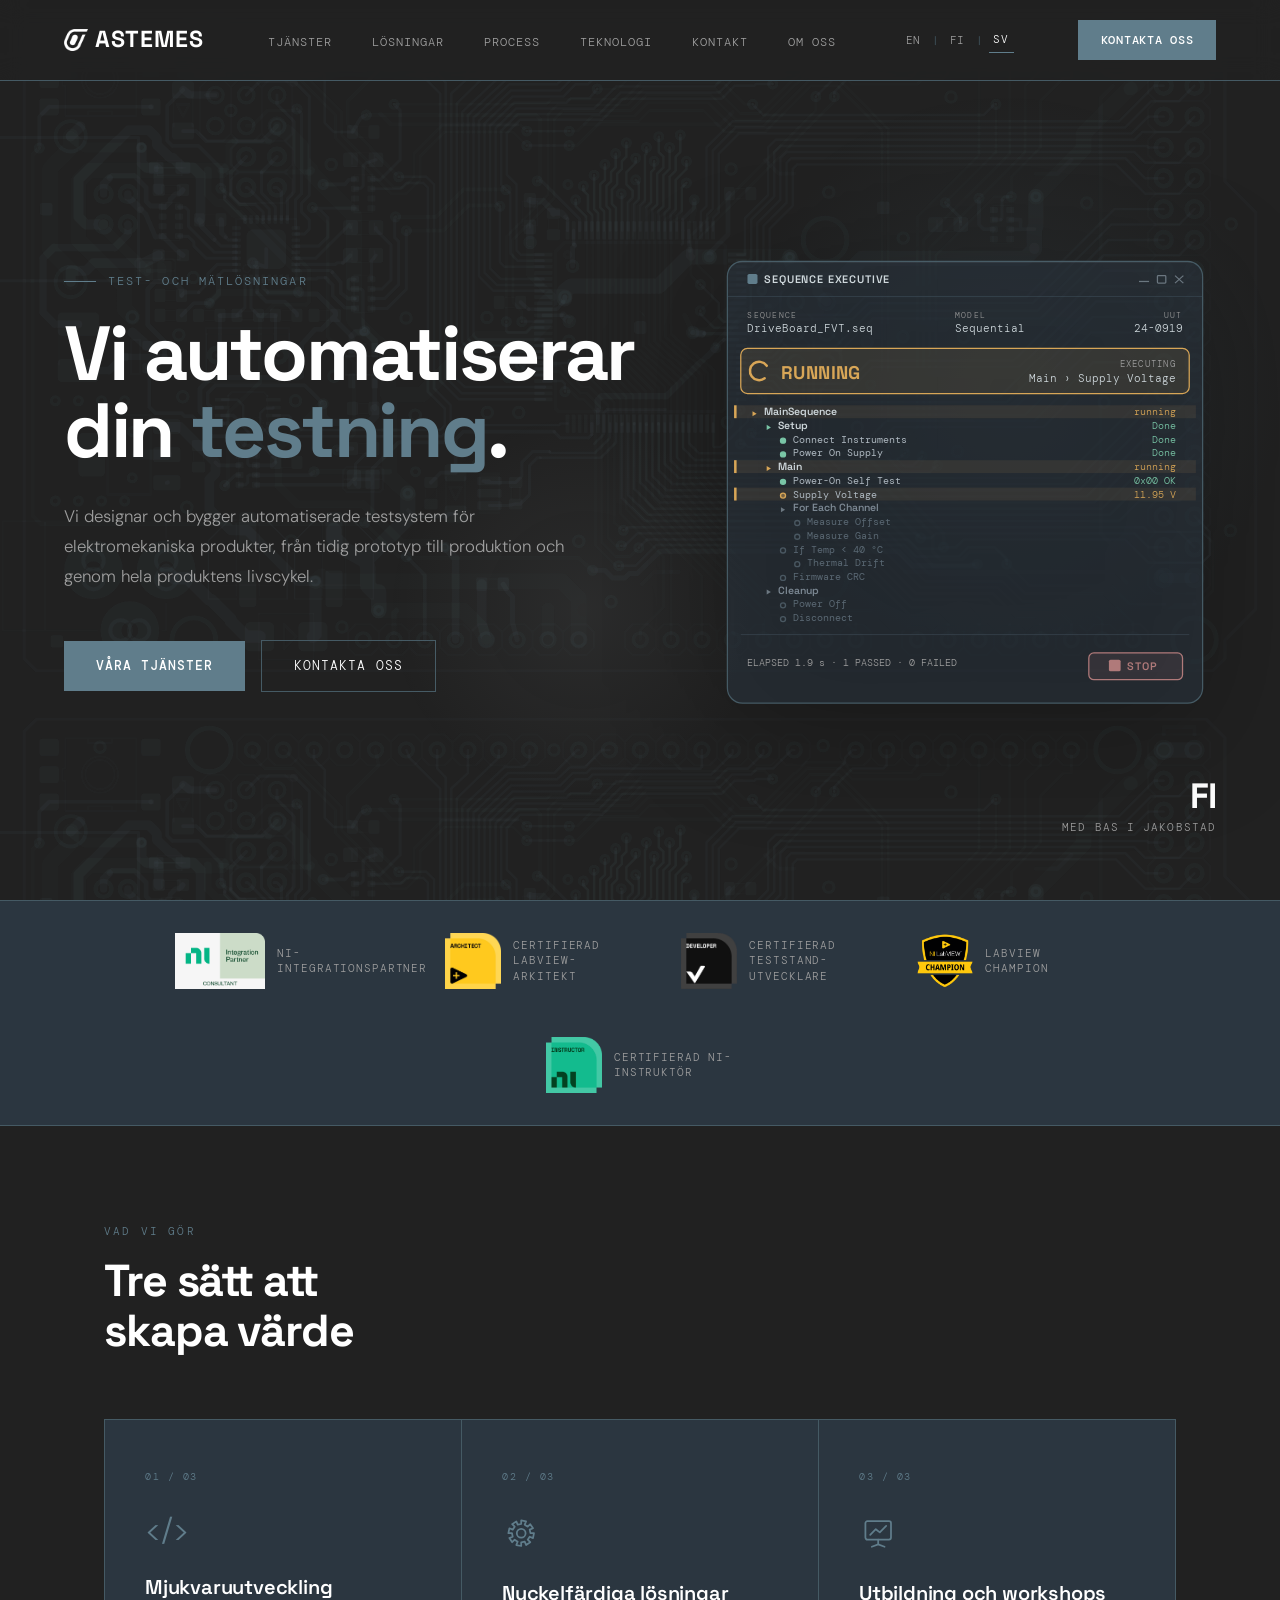
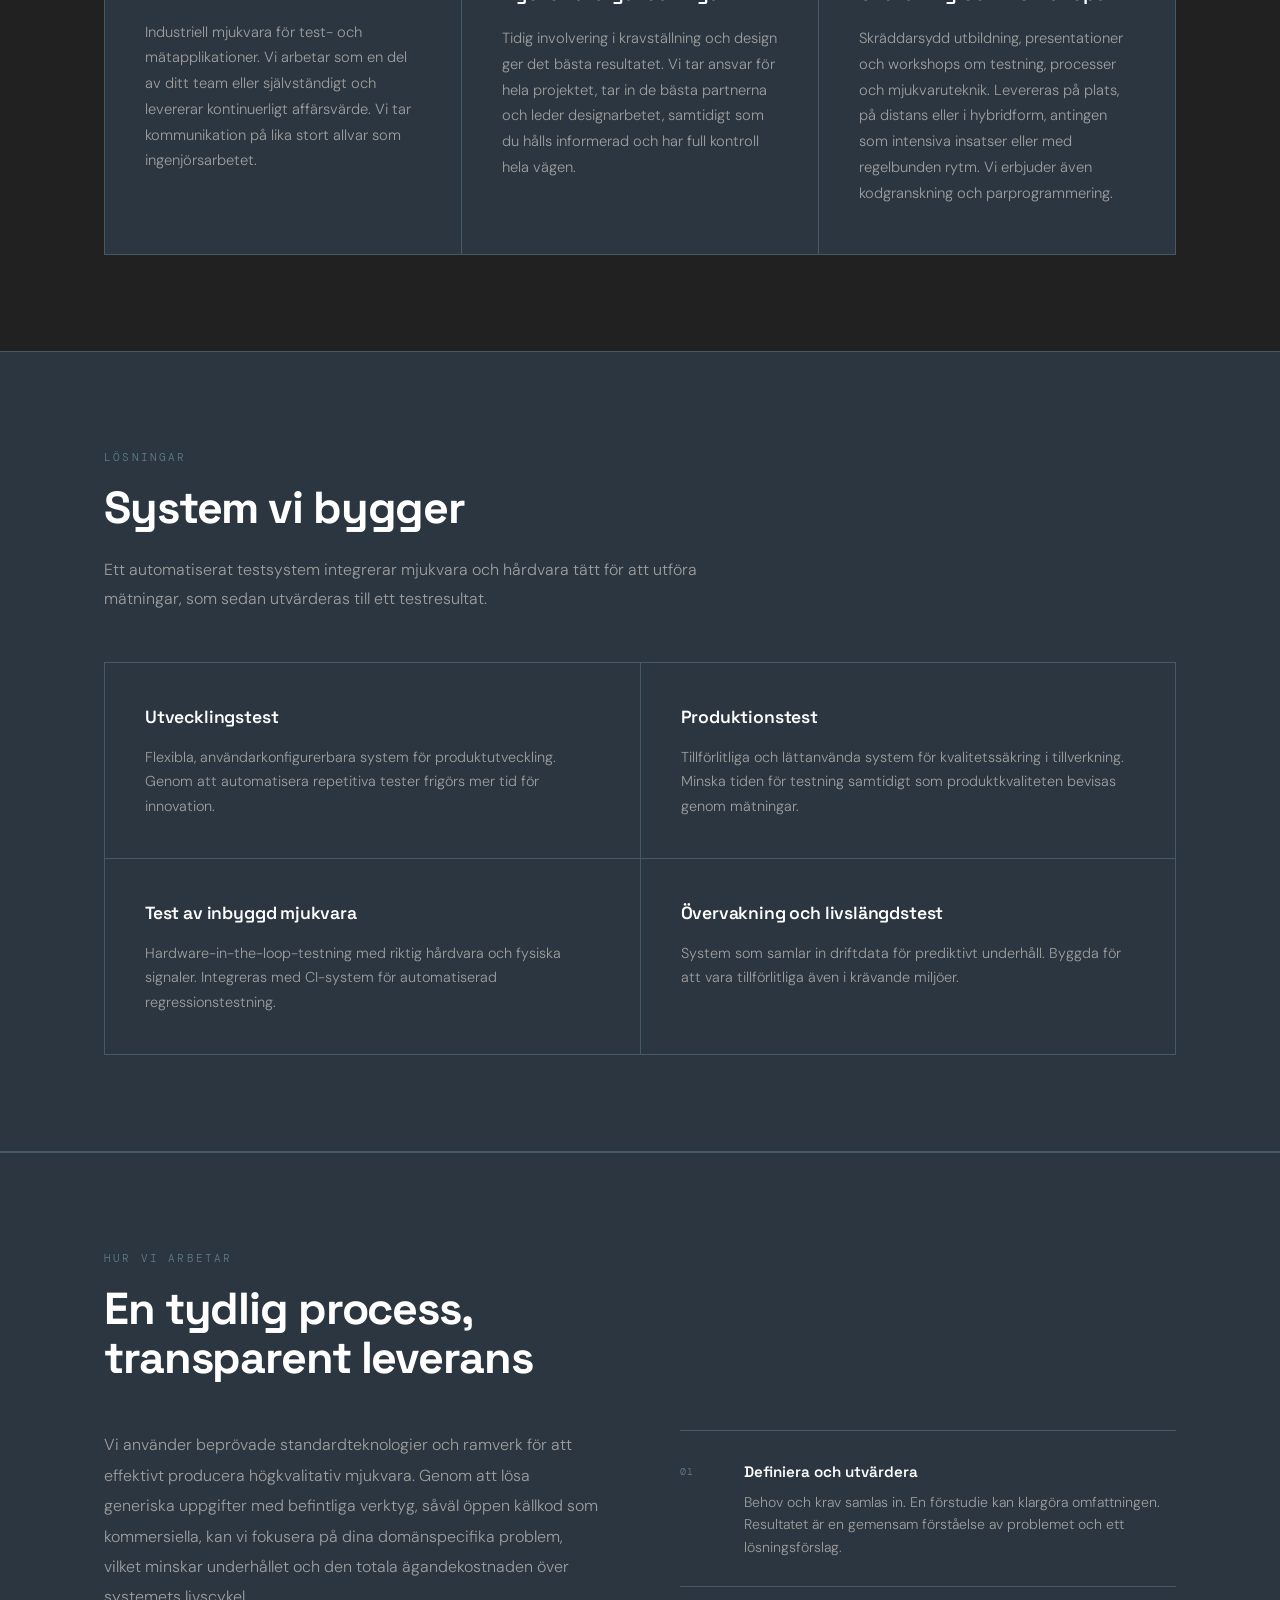
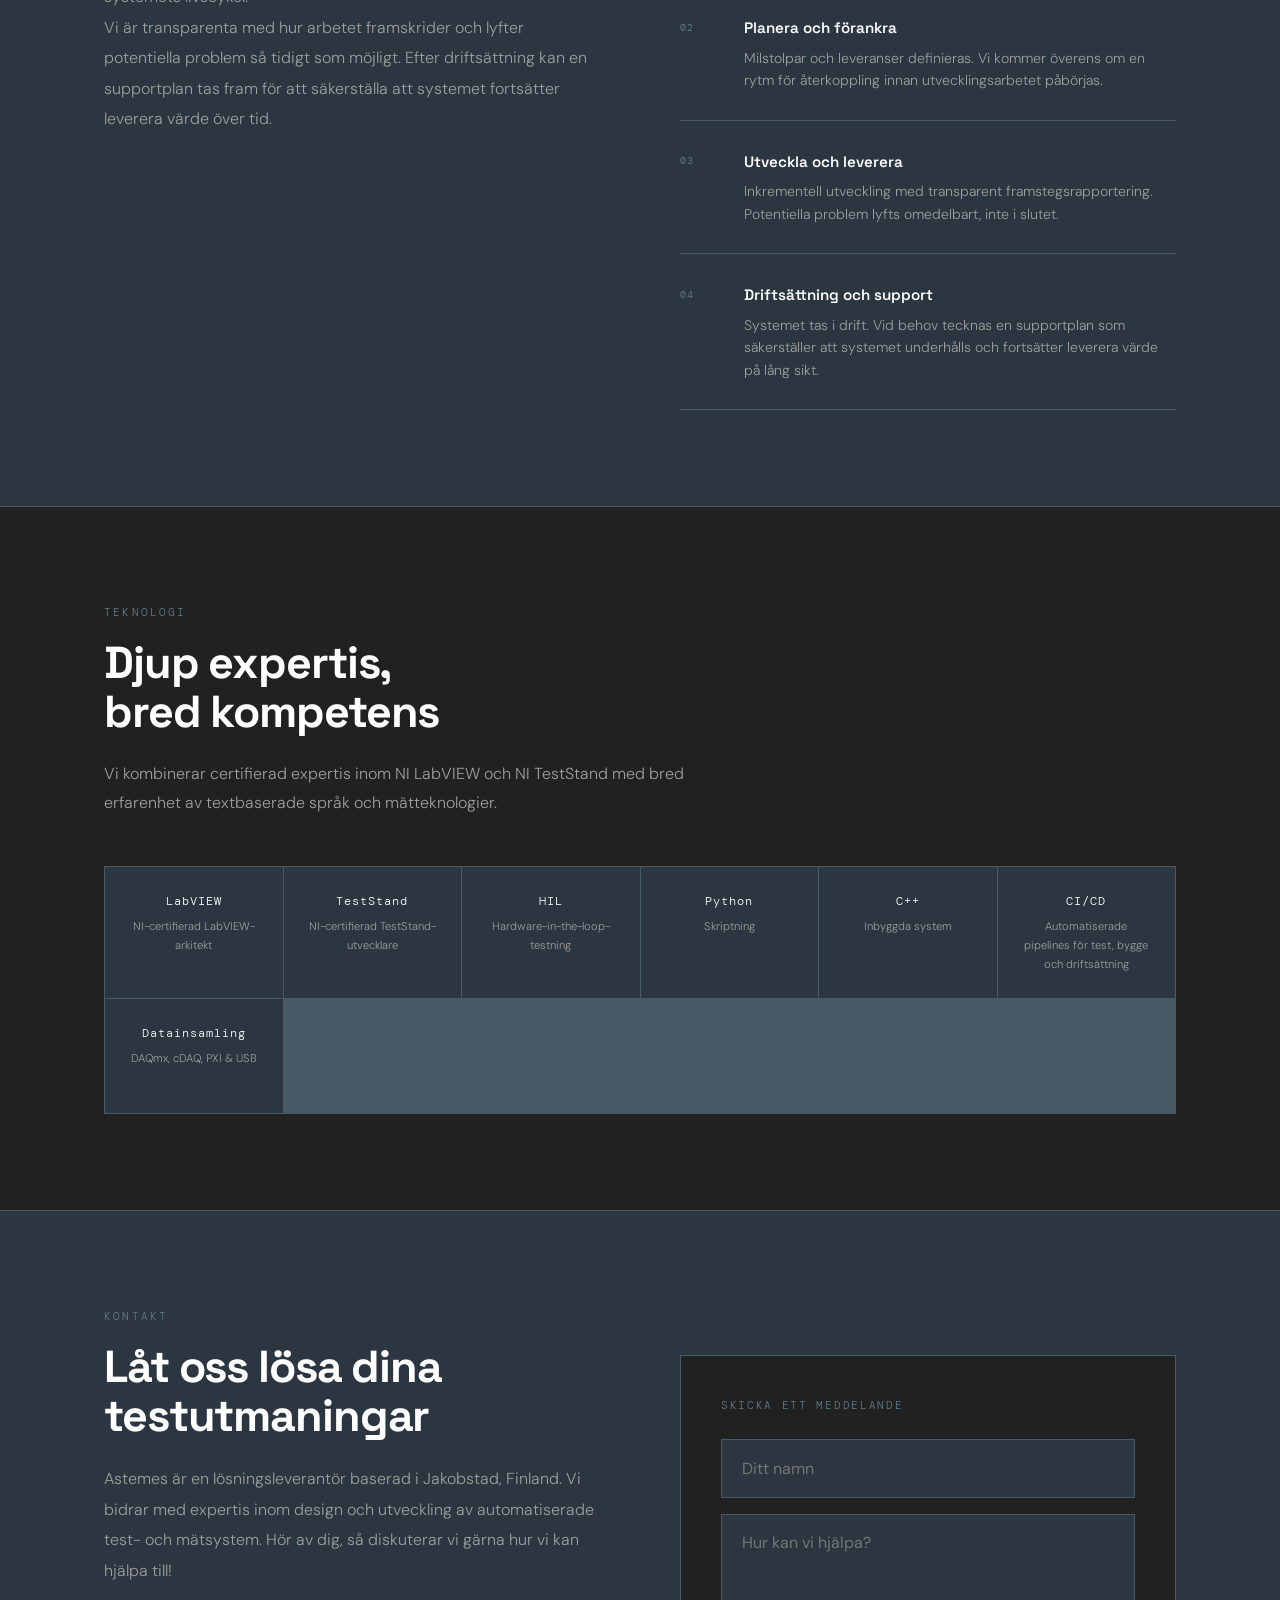
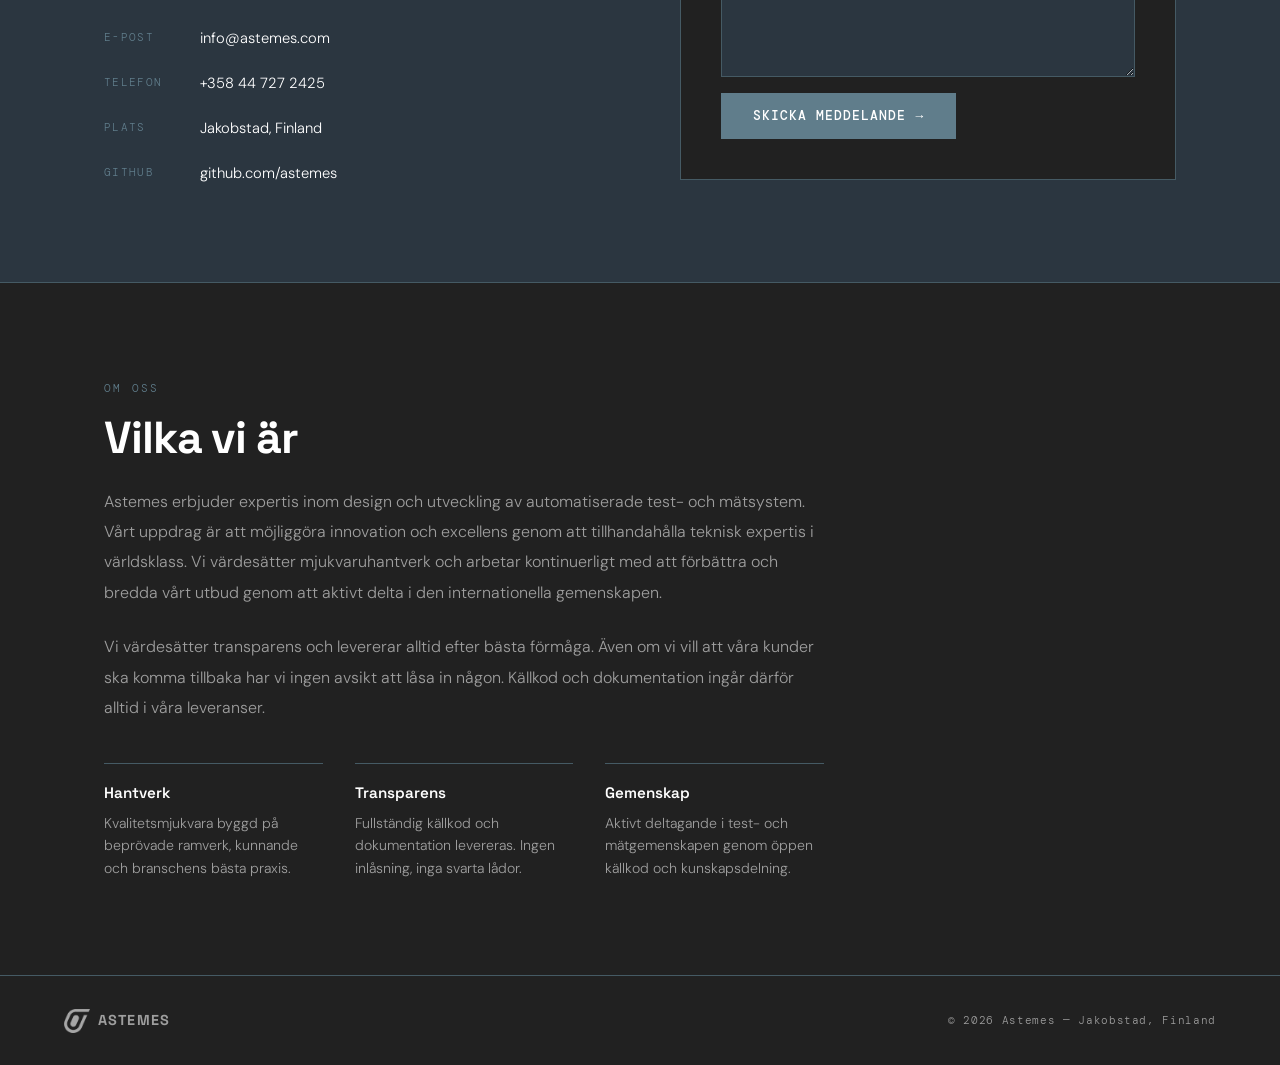
<file: sv/index.html>
<!DOCTYPE html>
<html lang="sv">
<head>
<meta charset="UTF-8">
<meta name="viewport" content="width=device-width, initial-scale=1.0">
<title>Astemes — Test- och mätlösningar</title>
<meta name="description" content="Astemes är en lösningsleverantör för test- och mätapplikationer. Vi utvecklar system för att automatisera testning av elektromekaniska produkter genom hela produktens livscykel.">
<meta name="keywords" content="testautomation, mätsystem, LabVIEW, TestStand, NI, nyckelfärdiga lösningar, Jakobstad, Finland">
<meta property="og:title" content="Astemes — Test- och mätlösningar">
<meta property="og:description" content="Din partner inom testautomation. Vi utvecklar system för att automatisera testning av elektromekaniska produkter genom hela produktens livscykel.">
<meta property="og:type" content="website">
<meta property="og:url" content="https://astemes.com/sv/">
<meta property="og:image" content="https://astemes.com/brand_assets/Logo/Banner.png">
<meta property="og:site_name" content="Astemes">
<meta property="og:locale" content="sv_SE">
<meta name="twitter:card" content="summary_large_image">
<meta name="twitter:title" content="Astemes — Test- och mätlösningar">
<meta name="twitter:description" content="Din partner inom testautomation. Vi utvecklar system för att automatisera testning av elektromekaniska produkter genom hela produktens livscykel.">
<meta name="twitter:image" content="https://astemes.com/brand_assets/Logo/Banner.png">
<meta name="robots" content="index, follow">
<link rel="canonical" href="https://astemes.com/sv/">
<link rel="alternate" hreflang="en" href="https://astemes.com/">
<link rel="alternate" hreflang="fi" href="https://astemes.com/fi/">
<link rel="alternate" hreflang="sv" href="https://astemes.com/sv/">
<link rel="alternate" hreflang="x-default" href="https://astemes.com/">
<link rel="icon" href="../brand_assets/Logo/Logo_alphasigma.svg" type="image/svg+xml">
<link rel="preconnect" href="https://fonts.googleapis.com">
<link rel="preconnect" href="https://fonts.gstatic.com" crossorigin>
<link href="https://fonts.googleapis.com/css2?family=DM+Mono:wght@400;500&family=DM+Sans:wght@300;400;500&family=Space+Grotesk:wght@400;500;600;700&display=swap" rel="stylesheet">
<link rel="stylesheet" href="../style.css">
<script type="application/ld+json">
{
  "@context": "https://schema.org",
  "@type": "ProfessionalService",
  "name": "Astemes",
  "url": "https://astemes.com",
  "logo": "https://astemes.com/brand_assets/Logo/Banner.png",
  "description": "Lösningsleverantör för test- och mätapplikationer. Vi utvecklar system för att automatisera testning av elektromekaniska produkter genom hela produktens livscykel.",
  "address": {
    "@type": "PostalAddress",
    "addressLocality": "Jakobstad",
    "addressCountry": "FI"
  },
  "email": "info@astemes.com",
  "sameAs": ["https://github.com/astemes"],
  "knowsAbout": ["Test Automation", "LabVIEW", "TestStand", "Measurement Systems", "NI Hardware"],
  "areaServed": "Worldwide"
}
</script>
</head>
<body>

<!-- NAV -->
<a href="#services" class="skip-link">Hoppa till innehåll</a>
<header>
<nav aria-label="Huvudnavigering">
  <a href="/sv/" class="nav-logo">
    <img src="../brand_assets/Logo/Logo_alphasigma_white.png" alt="Astemes" width="256" height="237">
    <span class="nav-logo-text">Astemes</span>
  </a>
  <ul class="nav-links">
    <li><a href="#services">Tjänster</a></li>
    <li><a href="#solutions">Lösningar</a></li>
    <li><a href="#process">Process</a></li>
    <li><a href="#tech">Teknologi</a></li>
    <li><a href="#contact">Kontakt</a></li>
    <li><a href="#about">Om oss</a></li>
    <li class="nav-lang-mobile"><a href="/">EN</a> <a href="/fi/">FI</a> <a href="/sv/" class="active">SV</a></li>
  </ul>
  <div class="nav-lang">
    <a href="/">EN</a>
    <span class="nav-lang-sep">|</span>
    <a href="/fi/">FI</a>
    <span class="nav-lang-sep">|</span>
    <a href="/sv/" class="active">SV</a>
  </div>
  <a href="#contact" class="nav-cta">Kontakta oss</a>
  <button class="nav-hamburger" aria-label="Öppna meny" aria-expanded="false" onclick="toggleMenu()">
    <span></span>
    <span></span>
    <span></span>
  </button>
</nav>
</header>

<main>
<!-- HERO -->
<section class="hero">
  <div class="hero-glow"></div>
  <div class="hero-glow2"></div>
  <div class="hero-content">
    <div class="hero-label">Test- och mätlösningar</div>
    <h1>Vi automatiserar<br>din <em>testning</em>.</h1>
    <p class="hero-body">
      Vi designar och bygger automatiserade testsystem för elektromekaniska produkter, från tidig prototyp till produktion och genom hela produktens livscykel.
    </p>
    <div class="hero-actions">
      <a href="#services" class="btn-primary">Våra tjänster</a>
      <a href="#contact" class="btn-ghost">Kontakta oss</a>
    </div>
  </div>
  <div class="hero-visual"></div>
  <div class="hero-stats">
    <div class="stat-item">
      <div class="stat-num">FI</div>
      <div class="stat-label">Med bas i Jakobstad</div>
    </div>
  </div>
</section>

<!-- CERTIFICATIONS & PARTNERSHIPS -->
<div class="badge-bar">
  <div class="badge-bar-inner">
    <div class="badge-bar-item">
      <img src="../brand_assets/Logo/3rd Party/NI_Partner_Badges_RGB_Consultant_Integration_Partner.png" alt="NI-integrationspartner" width="500" height="308" loading="lazy">
      <span class="badge-bar-label">NI-integrationspartner</span>
    </div>
    <div class="badge-bar-item">
      <img src="../brand_assets/Logo/3rd Party/CLA_2.png" alt="Certifierad LabVIEW-arkitekt" width="352" height="352" loading="lazy">
      <span class="badge-bar-label">Certifierad LabVIEW-arkitekt</span>
    </div>
    <div class="badge-bar-item">
      <img src="../brand_assets/Logo/3rd Party/CTD.png" alt="Certifierad TestStand-utvecklare" width="353" height="352" loading="lazy">
      <span class="badge-bar-label">Certifierad TestStand-utvecklare</span>
    </div>
    <div class="badge-bar-item">
      <img src="../brand_assets/Logo/3rd Party/LV_Champ_Logo.png" alt="LabVIEW Champion" width="237" height="237" loading="lazy">
      <span class="badge-bar-label">LabVIEW Champion</span>
    </div>
    <div class="badge-bar-item">
      <img src="../brand_assets/Logo/3rd Party/NI Instructor.png" alt="Certifierad NI-instruktör" width="500" height="500" loading="lazy">
      <span class="badge-bar-label">Certifierad NI-instruktör</span>
    </div>
  </div>
</div>

<!-- SERVICES -->
<section id="services">
  <div class="section-inner">
    <div class="section-tag">Vad vi gör</div>
    <h2 class="section-title fade-in">Tre sätt att<br>skapa värde</h2>
    <div class="services-grid">
      <div class="service-card fade-in">
        <div class="service-num">01 / 03</div>
        <div class="service-icon">&lt;/&gt;</div>
        <h3 class="service-title">Mjukvaruutveckling</h3>
        <p class="service-desc">Industriell mjukvara för test- och mätapplikationer. Vi arbetar som en del av ditt team eller självständigt och levererar kontinuerligt affärsvärde. Vi tar kommunikation på lika stort allvar som ingenjörsarbetet.</p>
      </div>
      <div class="service-card fade-in">
        <div class="service-num">02 / 03</div>
        <div class="service-icon" aria-hidden="true">
          <svg viewBox="0 0 48 48" fill="none" stroke="currentColor" stroke-width="2.2" stroke-linejoin="round" stroke-linecap="round">
            <path d="M35.5,24 L40,24 L38.78,30.12 L34.62,28.4 L32.13,32.13 L35.31,35.31 L30.12,38.78 L28.4,34.62 L24,35.5 L24,40 L17.88,38.78 L19.6,34.62 L15.87,32.13 L12.69,35.31 L9.22,30.12 L13.38,28.4 L12.5,24 L8,24 L9.22,17.88 L13.38,19.6 L15.87,15.87 L12.69,12.69 L17.88,9.22 L19.6,13.38 L24,12.5 L24,8 L30.12,9.22 L28.4,13.38 L32.13,15.87 L35.31,12.69 L38.78,17.88 L34.62,19.6 Z"/>
            <circle cx="24" cy="24" r="5.5"/>
          </svg>
        </div>
        <h3 class="service-title">Nyckelfärdiga lösningar</h3>
        <p class="service-desc">Tidig involvering i kravställning och design ger det bästa resultatet. Vi tar ansvar för hela projektet, tar in de bästa partnerna och leder designarbetet, samtidigt som du hålls informerad och har full kontroll hela vägen.</p>
      </div>
      <div class="service-card fade-in">
        <div class="service-num">03 / 03</div>
        <div class="service-icon" aria-hidden="true">
          <svg viewBox="0 0 48 48" fill="none" stroke="currentColor" stroke-width="2.2" stroke-linecap="round" stroke-linejoin="round">
            <rect x="8" y="9" width="32" height="23" rx="2.5"/>
            <path d="M14 26 L21 19 L26 23 L34 15"/>
            <path d="M24 32 V38 M16 41 L24 38 L32 41"/>
          </svg>
        </div>
        <h3 class="service-title">Utbildning och workshops</h3>
        <p class="service-desc">Skräddarsydd utbildning, presentationer och workshops om testning, processer och mjukvaruteknik. Levereras på plats, på distans eller i hybridform, antingen som intensiva insatser eller med regelbunden rytm. Vi erbjuder även kodgranskning och parprogrammering.</p>
      </div>
    </div>
  </div>
</section>

<!-- SOLUTIONS -->
<section id="solutions">
  <div class="section-inner">
    <div class="section-tag">Lösningar</div>
    <h2 class="section-title fade-in">System vi bygger</h2>
    <p class="solutions-intro">Ett automatiserat testsystem integrerar mjukvara och hårdvara tätt för att utföra mätningar, som sedan utvärderas till ett testresultat.</p>
    <div class="solutions-grid">
      <div class="solution-card fade-in">
        <h3 class="solution-title">Utvecklingstest</h3>
        <p class="solution-desc">Flexibla, användarkonfigurerbara system för produktutveckling. Genom att automatisera repetitiva tester frigörs mer tid för innovation.</p>
      </div>
      <div class="solution-card fade-in">
        <h3 class="solution-title">Produktionstest</h3>
        <p class="solution-desc">Tillförlitliga och lättanvända system för kvalitetssäkring i tillverkning. Minska tiden för testning samtidigt som produktkvaliteten bevisas genom mätningar.</p>
      </div>
      <div class="solution-card fade-in">
        <h3 class="solution-title">Test av inbyggd mjukvara</h3>
        <p class="solution-desc">Hardware-in-the-loop-testning med riktig hårdvara och fysiska signaler. Integreras med CI-system för automatiserad regressionstestning.</p>
      </div>
      <div class="solution-card fade-in">
        <h3 class="solution-title">Övervakning och livslängdstest</h3>
        <p class="solution-desc">System som samlar in driftdata för prediktivt underhåll. Byggda för att vara tillförlitliga även i krävande miljöer.</p>
      </div>
    </div>
  </div>
</section>

<!-- HOW WE WORK -->
<section id="process">
  <div class="section-inner">
    <div class="section-tag">Hur vi arbetar</div>
    <h2 class="section-title fade-in">En tydlig process,<br>transparent leverans</h2>
    <div class="process-grid">
      <div>
        <p class="process-desc">
          Vi använder beprövade standardteknologier och ramverk för att effektivt producera högkvalitativ mjukvara. Genom att lösa generiska uppgifter med befintliga verktyg, såväl öppen källkod som kommersiella, kan vi fokusera på dina domänspecifika problem, vilket minskar underhållet och den totala ägandekostnaden över systemets livscykel.
        </p>
        <p class="process-desc">
          Vi är transparenta med hur arbetet framskrider och lyfter potentiella problem så tidigt som möjligt. Efter driftsättning kan en supportplan tas fram för att säkerställa att systemet fortsätter leverera värde över tid.
        </p>
      </div>
      <div class="steps">
        <div class="step fade-in">
          <div class="step-num">01</div>
          <div class="step-content">
            <h3 class="step-title">Definiera och utvärdera</h3>
            <p class="step-text">Behov och krav samlas in. En förstudie kan klargöra omfattningen. Resultatet är en gemensam förståelse av problemet och ett lösningsförslag.</p>
          </div>
        </div>
        <div class="step fade-in">
          <div class="step-num">02</div>
          <div class="step-content">
            <h3 class="step-title">Planera och förankra</h3>
            <p class="step-text">Milstolpar och leveranser definieras. Vi kommer överens om en rytm för återkoppling innan utvecklingsarbetet påbörjas.</p>
          </div>
        </div>
        <div class="step fade-in">
          <div class="step-num">03</div>
          <div class="step-content">
            <h3 class="step-title">Utveckla och leverera</h3>
            <p class="step-text">Inkrementell utveckling med transparent framstegsrapportering. Potentiella problem lyfts omedelbart, inte i slutet.</p>
          </div>
        </div>
        <div class="step fade-in">
          <div class="step-num">04</div>
          <div class="step-content">
            <h3 class="step-title">Driftsättning och support</h3>
            <p class="step-text">Systemet tas i drift. Vid behov tecknas en supportplan som säkerställer att systemet underhålls och fortsätter leverera värde på lång sikt.</p>
          </div>
        </div>
      </div>
    </div>
  </div>
</section>

<!-- TECH -->
<section id="tech">
  <div class="section-inner">
    <div class="section-tag">Teknologi</div>
    <h2 class="section-title fade-in">Djup expertis,<br>bred kompetens</h2>
    <p class="tech-intro">Vi kombinerar certifierad expertis inom NI LabVIEW och NI TestStand med bred erfarenhet av textbaserade språk och mätteknologier.</p>
    <div class="tech-grid">
      <div class="tech-badge fade-in">
        <div class="tech-badge-name">LabVIEW</div>
        <div class="tech-badge-role">NI-certifierad LabVIEW-arkitekt</div>
      </div>
      <div class="tech-badge fade-in">
        <div class="tech-badge-name">TestStand</div>
        <div class="tech-badge-role">NI-certifierad TestStand-utvecklare</div>
      </div>
      <div class="tech-badge fade-in">
        <div class="tech-badge-name">HIL</div>
        <div class="tech-badge-role">Hardware-in-the-loop-testning</div>
      </div>
      <div class="tech-badge fade-in">
        <div class="tech-badge-name">Python</div>
        <div class="tech-badge-role">Skriptning</div>
      </div>
      <div class="tech-badge fade-in">
        <div class="tech-badge-name">C++</div>
        <div class="tech-badge-role">Inbyggda system</div>
      </div>
      <div class="tech-badge fade-in">
        <div class="tech-badge-name">CI/CD</div>
        <div class="tech-badge-role">Automatiserade pipelines för test, bygge och driftsättning</div>
      </div>
      <div class="tech-badge fade-in">
        <div class="tech-badge-name">Datainsamling</div>
        <div class="tech-badge-role">DAQmx, cDAQ, PXI &amp; USB</div>
      </div>
      <div class="tech-badge fade-in">
        <div class="tech-badge-name">cRIO</div>
        <div class="tech-badge-role">Realtid<br/>FPGA</div>
      </div>
      <div class="tech-badge fade-in">
        <div class="tech-badge-name">PXI</div>
        <div class="tech-badge-role">Modulär instrumentering</div>
      </div>
      <div class="tech-badge fade-in">
        <div class="tech-badge-name">Seriell kommunikation</div>
        <div class="tech-badge-role">RS-232/485, CAN</div>
      </div>
      <div class="tech-badge fade-in">
        <div class="tech-badge-name">Instrumentintegration</div>
        <div class="tech-badge-role">SCPI / VISA-protokoll</div>
      </div>
      <div class="tech-badge fade-in">
        <div class="tech-badge-name">Git</div>
        <div class="tech-badge-role">Versionshantering och samarbete</div>
      </div>
    </div>
  </div>
</section>

<!-- CONTACT -->
<section id="contact">
  <div class="section-inner">
    <div class="contact-grid">
      <div>
        <div class="section-tag">Kontakt</div>
        <h2 class="section-title fade-in">Låt oss lösa dina<br>testutmaningar</h2>
        <p class="contact-desc">
          Astemes är en lösningsleverantör baserad i Jakobstad, Finland. Vi bidrar med expertis inom design och utveckling av automatiserade test- och mätsystem. Hör av dig, så diskuterar vi gärna hur vi kan hjälpa till!
        </p>
        <div class="contact-detail">
          <div class="contact-item">
            <span class="contact-item-label">E-post</span>
            <span class="contact-item-value"><a href="mailto:info@astemes.com">info@astemes.com</a></span>
          </div>
          <div class="contact-item">
            <span class="contact-item-label">Telefon</span>
            <span class="contact-item-value"><a href="tel:+358447272425">+358 44 727 2425</a></span>
          </div>
          <div class="contact-item">
            <span class="contact-item-label">Plats</span>
            <span class="contact-item-value">Jakobstad, Finland</span>
          </div>
          <div class="contact-item">
            <span class="contact-item-label">GitHub</span>
            <span class="contact-item-value"><a href="https://github.com/astemes" target="_blank" rel="noopener noreferrer">github.com/astemes</a></span>
          </div>
        </div>
      </div>
      <div>
        <div class="contact-form-box">
          <div class="contact-form-label">Skicka ett meddelande</div>
          <form id="contact-form" class="contact-form" onsubmit="return openMailClient()">
            <label for="contact-name" class="sr-only">Ditt namn</label>
            <input id="contact-name" type="text" placeholder="Ditt namn" class="contact-input">
            <label for="contact-message" class="sr-only">Ditt meddelande</label>
            <textarea id="contact-message" placeholder="Hur kan vi hjälpa?" rows="6" class="contact-textarea"></textarea>
            <button type="submit" class="btn-primary" style="align-self: flex-start;">Skicka meddelande →</button>
          </form>
        </div>
      </div>
    </div>
  </div>
</section>

<!-- ABOUT -->
<section id="about">
  <div class="section-inner">
    <div class="section-tag">Om oss</div>
    <h2 class="section-title fade-in">Vilka vi är</h2>
    <div class="about-content">
      <p class="about-text">
        Astemes erbjuder expertis inom design och utveckling av automatiserade test- och mätsystem. Vårt uppdrag är att möjliggöra innovation och excellens genom att tillhandahålla teknisk expertis i världsklass. Vi värdesätter mjukvaruhantverk och arbetar kontinuerligt med att förbättra och bredda vårt utbud genom att aktivt delta i den internationella gemenskapen.
      </p>
      <p class="about-text">
        Vi värdesätter transparens och levererar alltid efter bästa förmåga. Även om vi vill att våra kunder ska komma tillbaka har vi ingen avsikt att låsa in någon. Källkod och dokumentation ingår därför alltid i våra leveranser.
      </p>
      <div class="about-values">
        <div class="about-value fade-in">
          <h3 class="about-value-title">Hantverk</h3>
          <p class="about-value-text">Kvalitetsmjukvara byggd på beprövade ramverk, kunnande och branschens bästa praxis.</p>
        </div>
        <div class="about-value fade-in">
          <h3 class="about-value-title">Transparens</h3>
          <p class="about-value-text">Fullständig källkod och dokumentation levereras. Ingen inlåsning, inga svarta lådor.</p>
        </div>
        <div class="about-value fade-in">
          <h3 class="about-value-title">Gemenskap</h3>
          <p class="about-value-text">Aktivt deltagande i test- och mätgemenskapen genom öppen källkod och kunskapsdelning.</p>
        </div>
      </div>
    </div>
  </div>
</section>

</main>

<!-- FOOTER -->
<footer>
  <div class="footer-logo">
    <img src="../brand_assets/Logo/Logo_alphasigma_white.png" alt="Astemes" width="256" height="237" loading="lazy">
    <span class="footer-logo-text">Astemes</span>
  </div>
  <div class="footer-copy">© 2026 Astemes — Jakobstad, Finland</div>
</footer>

<script>
  // Mobile menu toggle
  function toggleMenu() {
    var links = document.querySelector('.nav-links');
    var btn = document.querySelector('.nav-hamburger');
    links.classList.toggle('open');
    btn.classList.toggle('active');
    var expanded = btn.getAttribute('aria-expanded') === 'true';
    btn.setAttribute('aria-expanded', String(!expanded));
  }

  // Close menu when a link is tapped
  document.querySelectorAll('.nav-links a').forEach(function(link) {
    link.addEventListener('click', function() {
      document.querySelector('.nav-links').classList.remove('open');
      document.querySelector('.nav-hamburger').classList.remove('active');
    });
  });

  // Contact form — opens email client with filled fields
  function openMailClient() {
    var name = document.getElementById('contact-name').value.trim();
    var message = document.getElementById('contact-message').value.trim();

    var subject = 'Förfrågan från ' + (name || 'Webbplatsbesökare');
    var body = message + '\n\n— ' + name;

    window.location.href = 'mailto:info@astemes.com'
      + '?subject=' + encodeURIComponent(subject)
      + '&body=' + encodeURIComponent(body);

    return false;
  }

  // Scroll reveal
  const observer = new IntersectionObserver(entries => {
    entries.forEach((entry, i) => {
      if (entry.isIntersecting) {
        setTimeout(() => entry.target.classList.add('visible'), i * 80);
        observer.unobserve(entry.target);
      }
    });
  }, { threshold: 0.1 });

  document.querySelectorAll('.fade-in').forEach(el => observer.observe(el));
</script>
<script src="../animations/manifest.js"></script>
<script src="../animations/loader.js"></script>
</body>
</html>
</file>
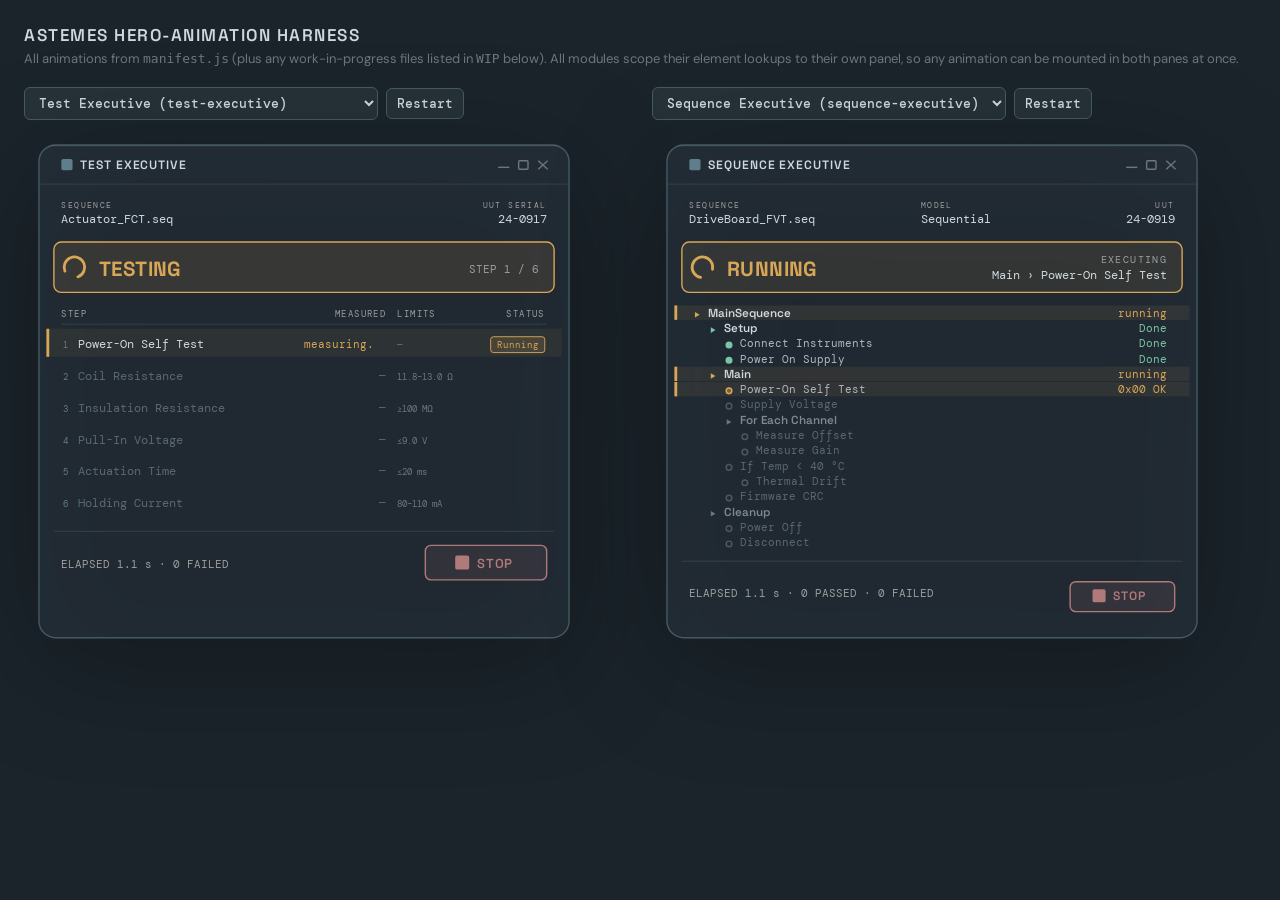
<file: animations/harness.html>
<!DOCTYPE html>
<!-- Local dev harness for the hero animations — NOT part of the deployed site navigation.
     Open this file directly (file://) or serve the repo root; it loads every animation in
     manifest.js and shows two side by side.
     Use the dropdowns to compare any pair; Restart remounts a pane from scratch. -->
<html lang="en">
<head>
<meta charset="UTF-8">
<meta name="viewport" content="width=device-width, initial-scale=1.0">
<title>Astemes animation harness</title>
<link rel="preconnect" href="https://fonts.googleapis.com">
<link rel="preconnect" href="https://fonts.gstatic.com" crossorigin>
<link href="https://fonts.googleapis.com/css2?family=DM+Mono:wght@400;500&family=DM+Sans:wght@300;400;500&family=Space+Grotesk:wght@400;500;600;700&display=swap" rel="stylesheet">
<style>
  * { box-sizing: border-box; }
  body { margin: 0; padding: 24px; background: #1b242b; color: #CFD8DC; font-family: 'DM Sans', system-ui, sans-serif; }
  h1 { font: 600 17px 'Space Grotesk', sans-serif; letter-spacing: 1.5px; text-transform: uppercase; color: #CFD8DC; margin: 0 0 4px; }
  .hint { color: #6b7780; font-size: 13px; margin: 0 0 20px; }
  .panes { display: flex; gap: 28px; flex-wrap: wrap; align-items: flex-start; }
  .pane { flex: 1 1 460px; max-width: 600px; }
  .pane-bar { display: flex; gap: 8px; align-items: center; margin-bottom: 10px; }
  select, button {
    background: #263238; color: #CFD8DC; border: 1px solid #455A64; border-radius: 6px;
    font: 500 13px 'DM Mono', monospace; padding: 6px 10px; cursor: pointer;
  }
  select:hover, button:hover { border-color: #607D8B; }
  .stage { width: 100%; }
  .stage svg { width: 100%; max-width: 560px; height: auto; display: block;
               filter: drop-shadow(0 24px 60px rgba(0,0,0,0.45)); }
</style>
</head>
<body>
<h1>Astemes hero-animation harness</h1>
<p class="hint">All animations from <code>manifest.js</code> (plus any work-in-progress files listed in <code>WIP</code> below). All modules scope their element lookups to their own panel, so any animation can be mounted in both panes at once.</p>
<div class="panes">
  <div class="pane">
    <div class="pane-bar"><select id="sel0"></select><button id="re0" type="button">Restart</button></div>
    <div class="stage" id="st0"></div>
  </div>
  <div class="pane">
    <div class="pane-bar"><select id="sel1"></select><button id="re1" type="button">Restart</button></div>
    <div class="stage" id="st1"></div>
  </div>
</div>

<script>
  // Minimal stand-in for loader.js: collect registrations, no carousel.
  var registry = [];
  window.AstemesAnim = { register: function (d) { if (d && typeof d.mount === 'function') registry.push(d); } };
</script>
<script src="manifest.js"></script>
<script>
  var files = (window.ASTEMES_ANIMATIONS || []).slice();
  // to judge a work-in-progress rework side by side, add its filename here (kept out of the manifest)
  var WIP = [];
  WIP.forEach(function (f) { if (files.indexOf(f) < 0) files.push(f); });

  // load sequentially so registry order matches the manifest (same as loader.js)
  (function next(i) {
    if (i >= files.length) { boot(); return; }
    var s = document.createElement('script');
    s.src = files[i];
    s.onload = s.onerror = function () { next(i + 1); };
    document.head.appendChild(s);
  })(0);

  var panes = [
    { sel: document.getElementById('sel0'), stage: document.getElementById('st0'), re: document.getElementById('re0'), teardown: null },
    { sel: document.getElementById('sel1'), stage: document.getElementById('st1'), re: document.getElementById('re1'), teardown: null }
  ];

  function mount(p, idx) {
    if (p.teardown) { try { p.teardown(); } catch (e) {} p.teardown = null; }
    p.stage.innerHTML = '';
    try { p.teardown = registry[idx].mount(p.stage) || null; }
    catch (e) { p.stage.innerHTML = '<p style="color:#B07A7A">mount failed: ' + e.message + '</p>'; }
  }

  function indexOfId(id) {
    for (var i = 0; i < registry.length; i++) if (registry[i].id === id) return i;
    return 0;
  }

  function boot() {
    panes.forEach(function (p) {
      registry.forEach(function (def, i) {
        var o = document.createElement('option');
        o.value = i; o.textContent = def.name + ' (' + def.id + ')';
        p.sel.appendChild(o);
      });
      p.sel.addEventListener('change', function () { mount(p, +p.sel.value); });
      p.re.addEventListener('click', function () { mount(p, +p.sel.value); });
    });
    panes[0].sel.value = indexOfId('test-executive');
    panes[1].sel.value = indexOfId('sequence-executive');
    mount(panes[0], +panes[0].sel.value);
    mount(panes[1], +panes[1].sel.value);
  }
</script>
</body>
</html>
</file>
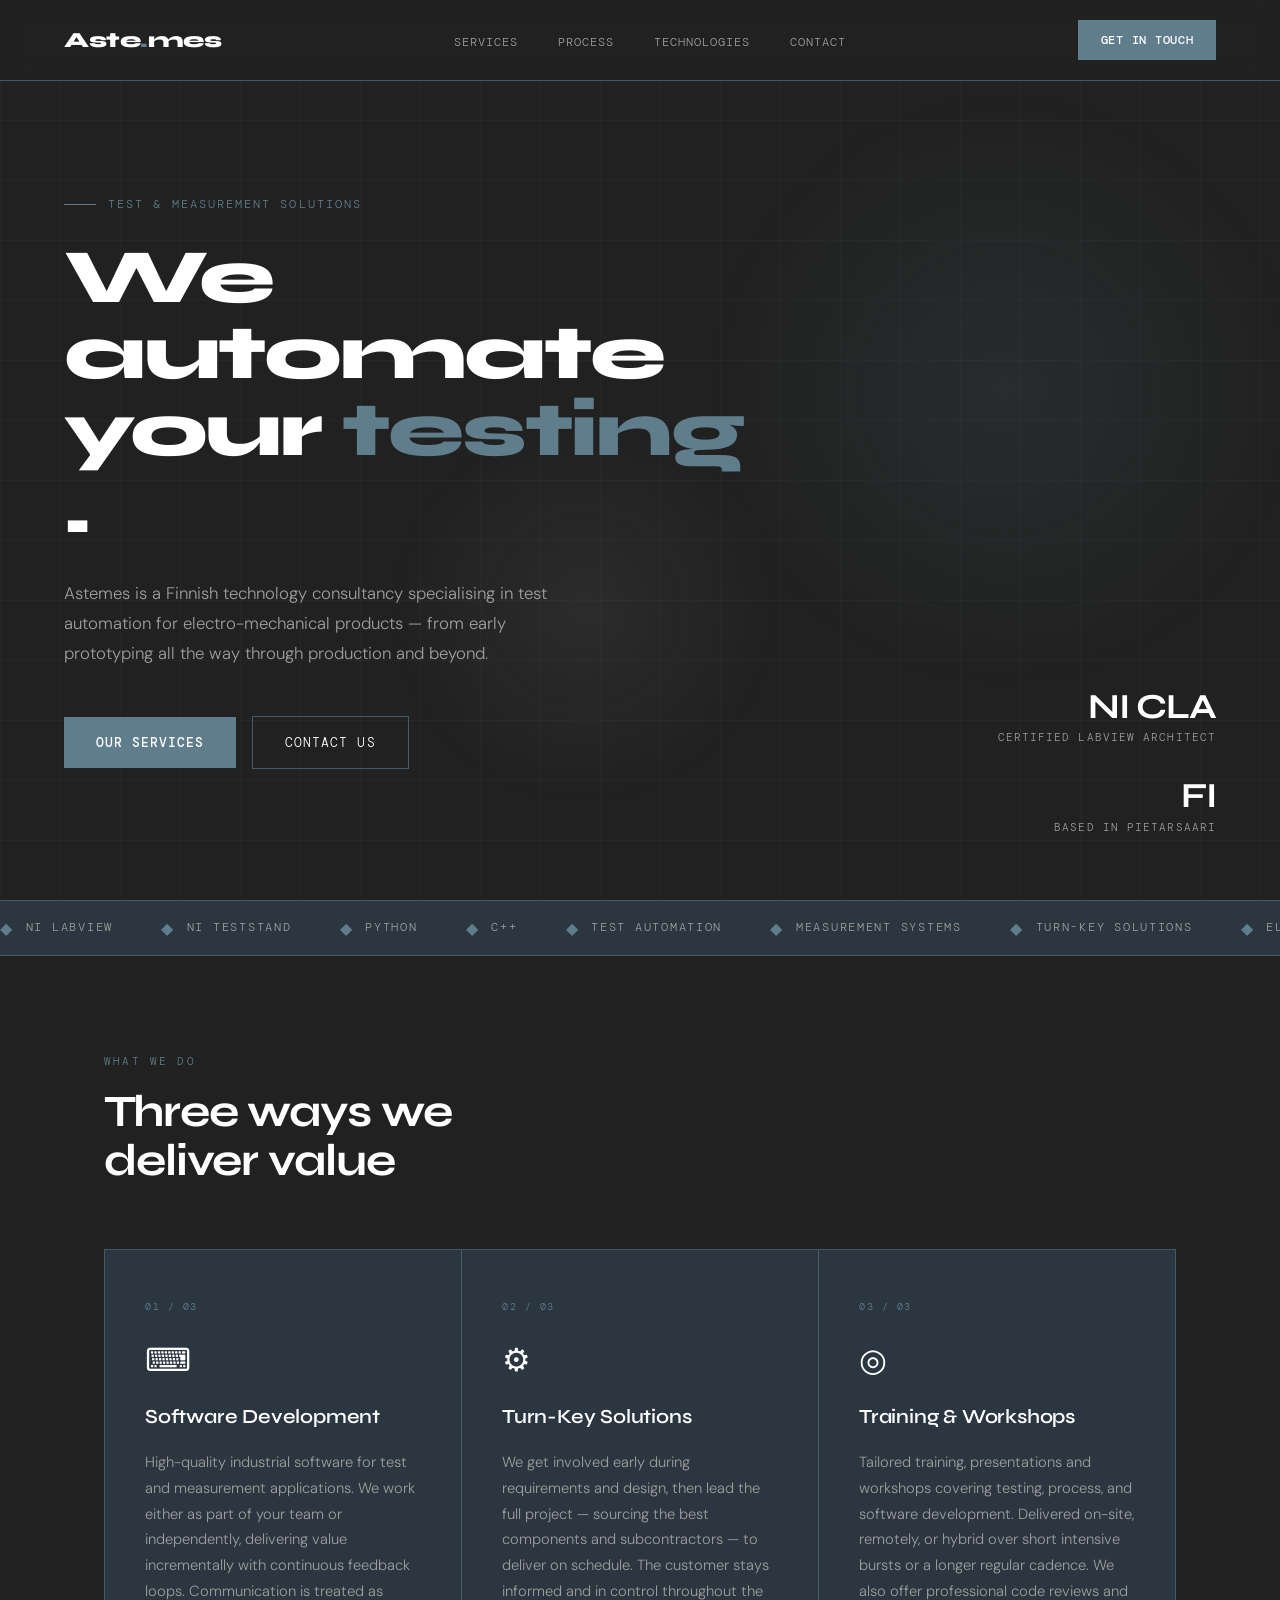
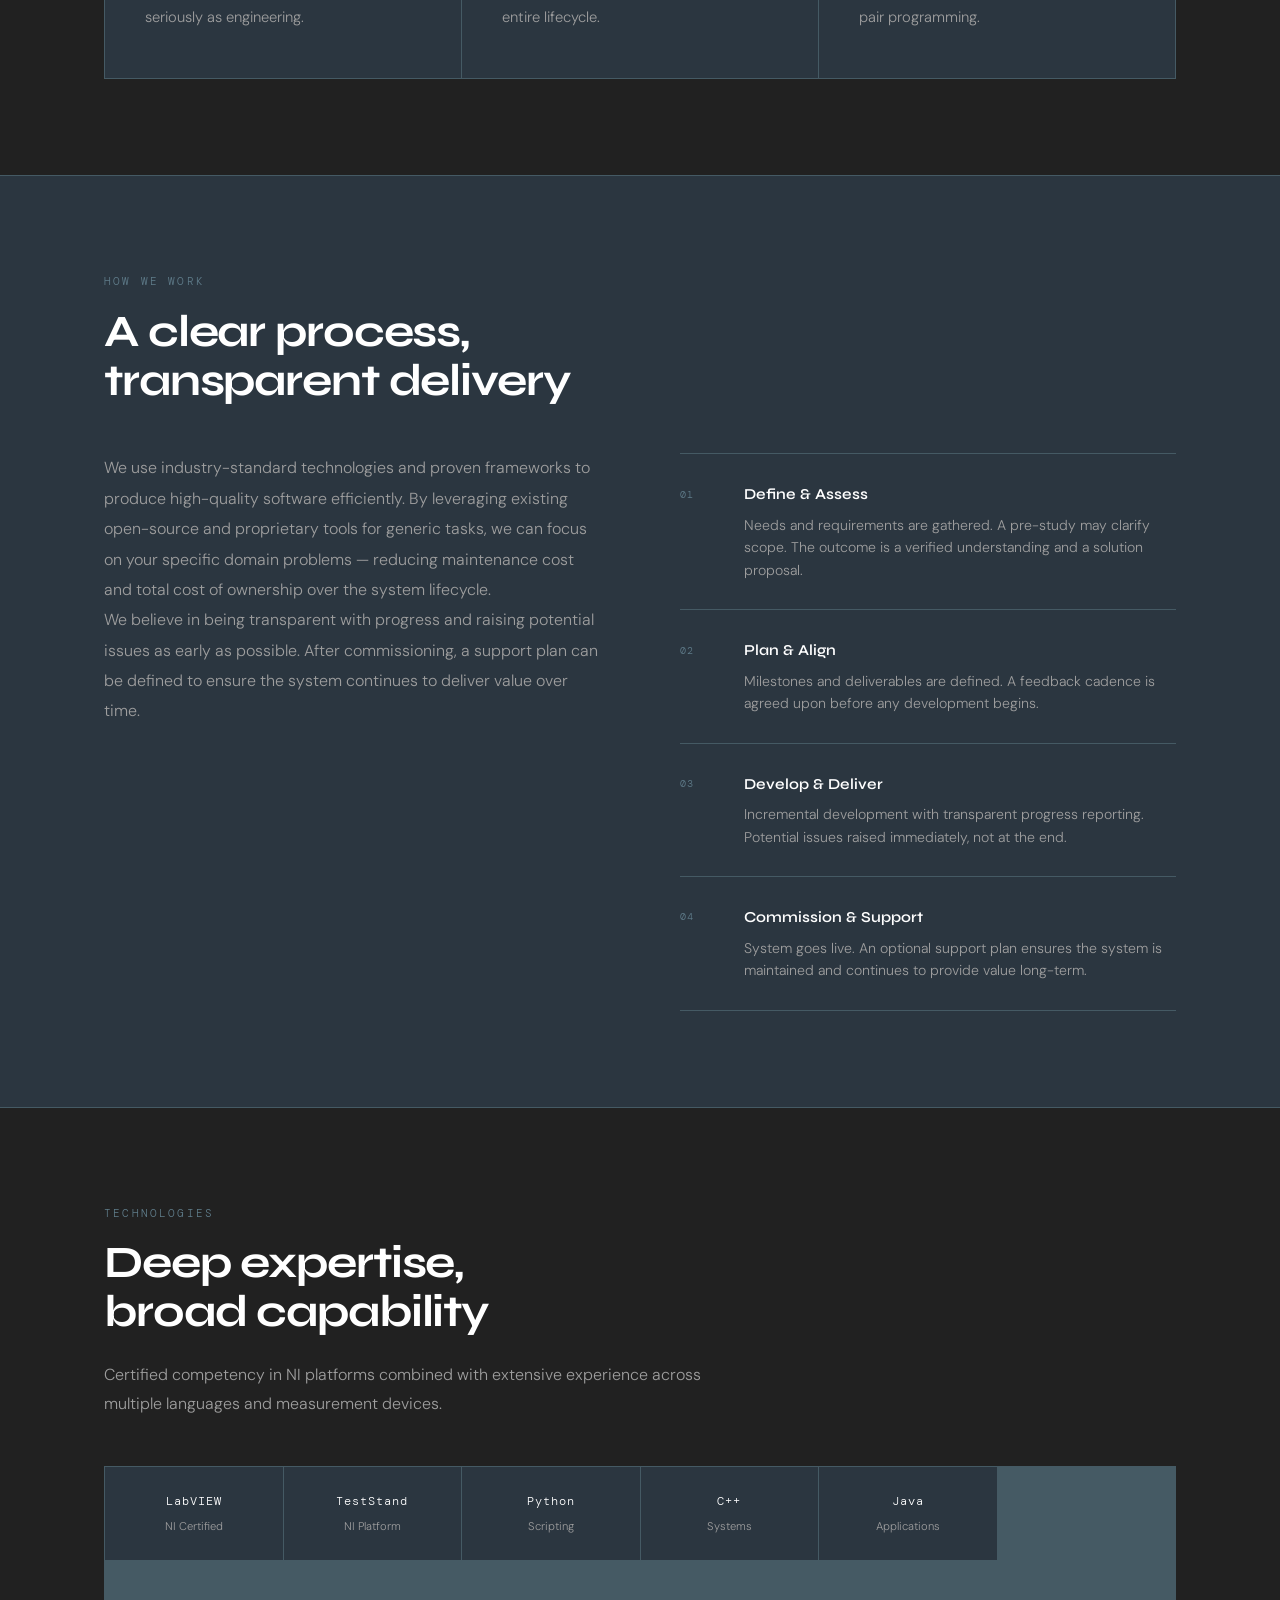
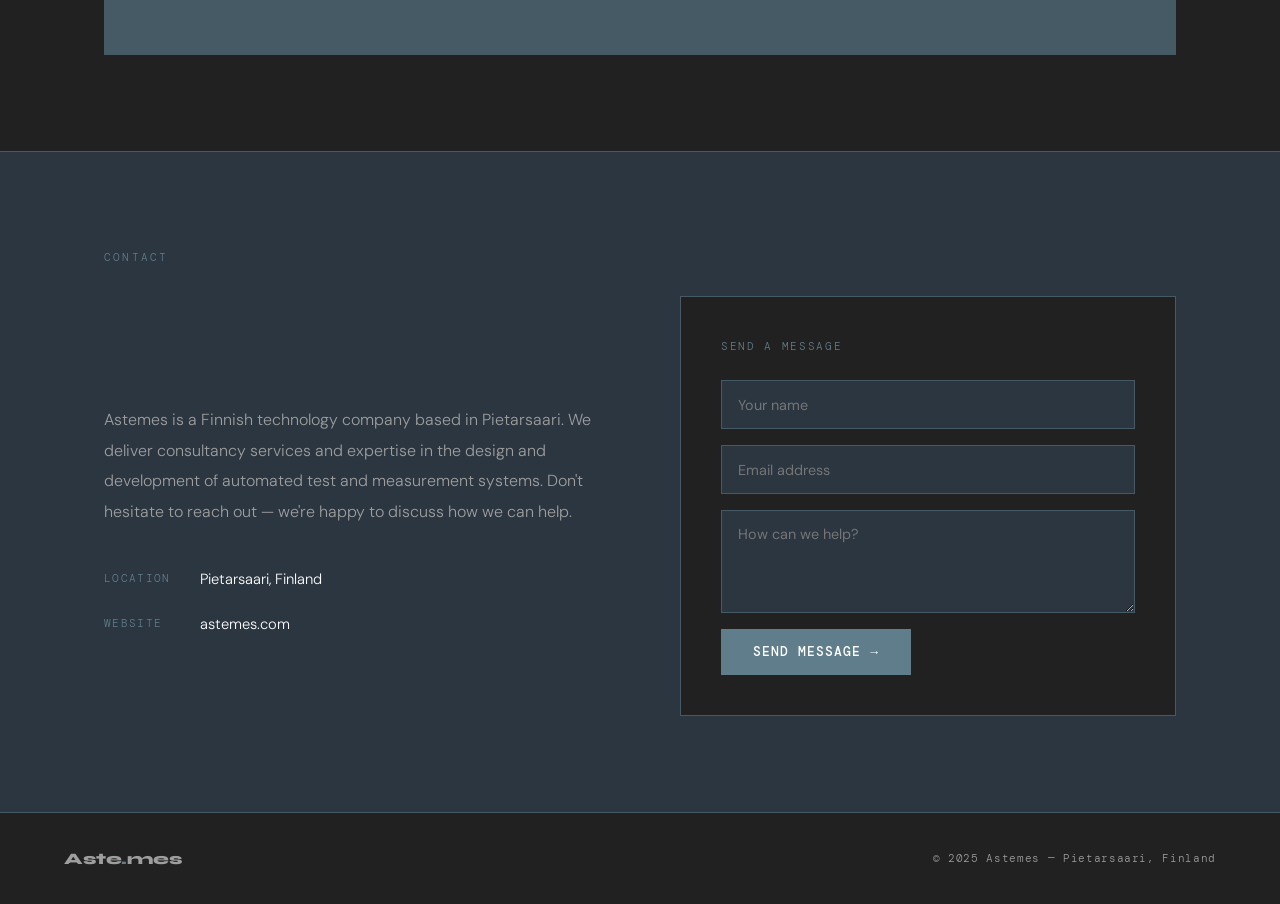
<file: brand_assets/astemes_redesign.html>
<!DOCTYPE html>
<html lang="en">
<head>
<meta charset="UTF-8">
<meta name="viewport" content="width=device-width, initial-scale=1.0">
<title>Astemes — Test & Measurement Solutions</title>
<link rel="preconnect" href="https://fonts.googleapis.com">
<link href="https://fonts.googleapis.com/css2?family=DM+Mono:wght@400;500&family=Syne:wght@400;600;700;800&family=DM+Sans:wght@300;400;500&display=swap" rel="stylesheet">
<style>
  :root {
    --bg: #212121;
    --surface: #2b3640;
    --border: #455A64;
    --accent: #607D8B;
    --accent2: #CFD8DC;
    --text: #FFFFFF;
    --muted: #9E9E9E;
    --grid: rgba(96,125,139,0.06);
  }

  *, *::before, *::after { box-sizing: border-box; margin: 0; padding: 0; }

  html { scroll-behavior: smooth; }

  body {
    background: var(--bg);
    color: var(--text);
    font-family: 'DM Sans', sans-serif;
    font-weight: 300;
    line-height: 1.7;
    overflow-x: hidden;
  }

  /* Grid background */
  body::before {
    content: '';
    position: fixed;
    inset: 0;
    background-image:
      linear-gradient(var(--grid) 1px, transparent 1px),
      linear-gradient(90deg, var(--grid) 1px, transparent 1px);
    background-size: 60px 60px;
    pointer-events: none;
    z-index: 0;
  }

  /* ── NAV ── */
  nav {
    position: fixed;
    top: 0; left: 0; right: 0;
    z-index: 100;
    display: flex;
    align-items: center;
    justify-content: space-between;
    padding: 1.25rem 4rem;
    background: rgba(33,33,33,0.85);
    backdrop-filter: blur(12px);
    border-bottom: 1px solid var(--border);
  }

  .nav-logo {
    font-family: 'Syne', sans-serif;
    font-weight: 800;
    font-size: 1.35rem;
    letter-spacing: -0.02em;
    color: var(--text);
    text-decoration: none;
  }
  .nav-logo span { color: var(--accent); }

  .nav-links {
    display: flex;
    gap: 2.5rem;
    list-style: none;
  }
  .nav-links a {
    font-family: 'DM Mono', monospace;
    font-size: 0.78rem;
    color: var(--muted);
    text-decoration: none;
    letter-spacing: 0.08em;
    text-transform: uppercase;
    transition: color 0.2s;
  }
  .nav-links a:hover { color: var(--accent); }

  .nav-cta {
    font-family: 'DM Mono', monospace;
    font-size: 0.78rem;
    letter-spacing: 0.06em;
    text-transform: uppercase;
    background: var(--accent);
    color: #FFFFFF;
    border: none;
    padding: 0.6rem 1.4rem;
    cursor: pointer;
    text-decoration: none;
    font-weight: 500;
    transition: opacity 0.2s;
  }
  .nav-cta:hover { opacity: 0.85; }

  /* ── HERO ── */
  .hero {
    position: relative;
    min-height: 100vh;
    display: flex;
    align-items: center;
    padding: 8rem 4rem 4rem;
    z-index: 1;
    overflow: hidden;
  }

  .hero-glow {
    position: absolute;
    width: 600px; height: 600px;
    background: radial-gradient(circle, rgba(96,125,139,0.12) 0%, transparent 70%);
    top: 10%; left: 55%;
    pointer-events: none;
  }
  .hero-glow2 {
    position: absolute;
    width: 400px; height: 400px;
    background: radial-gradient(circle, rgba(207,216,220,0.06) 0%, transparent 70%);
    bottom: 10%; left: 30%;
    pointer-events: none;
  }

  .hero-label {
    font-family: 'DM Mono', monospace;
    font-size: 0.72rem;
    color: var(--accent);
    letter-spacing: 0.18em;
    text-transform: uppercase;
    margin-bottom: 1.5rem;
    display: flex;
    align-items: center;
    gap: 0.75rem;
  }
  .hero-label::before {
    content: '';
    display: inline-block;
    width: 32px; height: 1px;
    background: var(--accent);
  }

  .hero h1 {
    font-family: 'Syne', sans-serif;
    font-weight: 800;
    font-size: clamp(3rem, 6vw, 5.5rem);
    line-height: 1.0;
    letter-spacing: -0.03em;
    margin-bottom: 2rem;
    max-width: 700px;
  }

  .hero h1 em {
    font-style: normal;
    color: var(--accent);
    position: relative;
    display: inline-block;
  }

  .hero-body {
    font-size: 1.05rem;
    color: var(--muted);
    max-width: 520px;
    margin-bottom: 3rem;
    line-height: 1.8;
  }

  .hero-actions {
    display: flex;
    gap: 1rem;
    align-items: center;
  }

  .btn-primary {
    font-family: 'DM Mono', monospace;
    font-size: 0.8rem;
    letter-spacing: 0.08em;
    text-transform: uppercase;
    background: var(--accent);
    color: #FFFFFF;
    border: none;
    padding: 0.9rem 2rem;
    cursor: pointer;
    text-decoration: none;
    font-weight: 500;
    transition: opacity 0.2s, transform 0.2s;
  }
  .btn-primary:hover { opacity: 0.85; transform: translateY(-1px); }

  .btn-ghost {
    font-family: 'DM Mono', monospace;
    font-size: 0.8rem;
    letter-spacing: 0.08em;
    text-transform: uppercase;
    background: transparent;
    color: var(--text);
    border: 1px solid var(--border);
    padding: 0.9rem 2rem;
    cursor: pointer;
    text-decoration: none;
    transition: border-color 0.2s, color 0.2s;
  }
  .btn-ghost:hover { border-color: var(--accent); color: var(--accent); }

  .hero-stats {
    position: absolute;
    right: 4rem;
    bottom: 4rem;
    display: flex;
    flex-direction: column;
    gap: 2rem;
  }
  .stat-item {
    text-align: right;
  }
  .stat-num {
    font-family: 'Syne', sans-serif;
    font-weight: 700;
    font-size: 2.2rem;
    color: var(--text);
    letter-spacing: -0.03em;
    line-height: 1;
  }
  .stat-label {
    font-family: 'DM Mono', monospace;
    font-size: 0.68rem;
    color: var(--muted);
    letter-spacing: 0.1em;
    text-transform: uppercase;
    margin-top: 0.25rem;
  }

  /* ── TICKER ── */
  .ticker {
    border-top: 1px solid var(--border);
    border-bottom: 1px solid var(--border);
    background: var(--surface);
    overflow: hidden;
    padding: 0.85rem 0;
    position: relative;
    z-index: 1;
  }
  .ticker-track {
    display: flex;
    gap: 3rem;
    animation: ticker 24s linear infinite;
    white-space: nowrap;
  }
  .ticker-item {
    font-family: 'DM Mono', monospace;
    font-size: 0.72rem;
    color: var(--muted);
    letter-spacing: 0.15em;
    text-transform: uppercase;
    display: flex;
    align-items: center;
    gap: 0.75rem;
    flex-shrink: 0;
  }
  .ticker-dot { color: var(--accent); font-size: 1rem; }

  @keyframes ticker {
    from { transform: translateX(0); }
    to { transform: translateX(-50%); }
  }

  /* ── SECTIONS ── */
  section {
    position: relative;
    z-index: 1;
  }

  .section-inner {
    max-width: 1200px;
    margin: 0 auto;
    padding: 6rem 4rem;
  }

  .section-tag {
    font-family: 'DM Mono', monospace;
    font-size: 0.68rem;
    color: var(--accent);
    letter-spacing: 0.2em;
    text-transform: uppercase;
    margin-bottom: 1rem;
  }

  .section-title {
    font-family: 'Syne', sans-serif;
    font-weight: 700;
    font-size: clamp(2rem, 3.5vw, 3rem);
    letter-spacing: -0.025em;
    line-height: 1.1;
    margin-bottom: 1.5rem;
  }

  /* ── SERVICES ── */
  #services { background: transparent; }

  .services-grid {
    display: grid;
    grid-template-columns: repeat(3, 1fr);
    gap: 1px;
    background: var(--border);
    border: 1px solid var(--border);
    margin-top: 4rem;
  }

  .service-card {
    background: var(--surface);
    padding: 3rem 2.5rem;
    transition: background 0.3s;
    position: relative;
    overflow: hidden;
  }
  .service-card::before {
    content: '';
    position: absolute;
    top: 0; left: 0; right: 0;
    height: 2px;
    background: var(--accent);
    transform: scaleX(0);
    transform-origin: left;
    transition: transform 0.4s;
  }
  .service-card:hover { background: #344550; }
  .service-card:hover::before { transform: scaleX(1); }

  .service-num {
    font-family: 'DM Mono', monospace;
    font-size: 0.65rem;
    color: var(--accent);
    letter-spacing: 0.15em;
    margin-bottom: 1.75rem;
  }
  .service-icon {
    font-size: 2rem;
    margin-bottom: 1.5rem;
    line-height: 1;
  }
  .service-title {
    font-family: 'Syne', sans-serif;
    font-weight: 600;
    font-size: 1.25rem;
    margin-bottom: 1rem;
    letter-spacing: -0.01em;
  }
  .service-desc {
    color: var(--muted);
    font-size: 0.92rem;
    line-height: 1.75;
  }

  /* ── HOW WE WORK ── */
  #process {
    background: var(--surface);
    border-top: 1px solid var(--border);
    border-bottom: 1px solid var(--border);
  }

  .process-grid {
    display: grid;
    grid-template-columns: 1fr 1fr;
    gap: 5rem;
    align-items: start;
    margin-top: 3rem;
  }

  .process-desc {
    color: var(--muted);
    font-size: 1rem;
    line-height: 1.9;
  }

  .steps {
    display: flex;
    flex-direction: column;
    gap: 0;
  }
  .step {
    display: flex;
    gap: 1.5rem;
    padding: 1.75rem 0;
    border-bottom: 1px solid var(--border);
    align-items: flex-start;
  }
  .step:first-child { border-top: 1px solid var(--border); }
  .step-num {
    font-family: 'DM Mono', monospace;
    font-size: 0.65rem;
    color: var(--accent);
    letter-spacing: 0.1em;
    min-width: 2.5rem;
    padding-top: 0.2rem;
  }
  .step-content {}
  .step-title {
    font-family: 'Syne', sans-serif;
    font-weight: 600;
    font-size: 0.95rem;
    margin-bottom: 0.35rem;
  }
  .step-text {
    font-size: 0.88rem;
    color: var(--muted);
    line-height: 1.6;
  }

  /* ── TECH ── */
  #tech {}

  .tech-intro {
    color: var(--muted);
    max-width: 600px;
    margin-bottom: 3rem;
    font-size: 1rem;
    line-height: 1.8;
  }

  .tech-grid {
    display: grid;
    grid-template-columns: repeat(auto-fill, minmax(160px, 1fr));
    gap: 1px;
    background: var(--border);
    border: 1px solid var(--border);
  }
  .tech-badge {
    background: var(--surface);
    padding: 1.5rem;
    text-align: center;
    transition: background 0.2s;
  }
  .tech-badge:hover { background: #344550; }
  .tech-badge-name {
    font-family: 'DM Mono', monospace;
    font-size: 0.78rem;
    letter-spacing: 0.08em;
    color: var(--text);
  }
  .tech-badge-role {
    font-size: 0.7rem;
    color: var(--muted);
    margin-top: 0.3rem;
  }

  /* ── CONTACT ── */
  #contact {
    background: var(--surface);
    border-top: 1px solid var(--border);
  }

  .contact-grid {
    display: grid;
    grid-template-columns: 1fr 1fr;
    gap: 5rem;
    align-items: start;
  }

  .contact-desc {
    color: var(--muted);
    font-size: 1rem;
    line-height: 1.9;
    margin-bottom: 2.5rem;
  }

  .contact-detail {
    display: flex;
    flex-direction: column;
    gap: 1.25rem;
  }
  .contact-item {
    display: flex;
    gap: 1rem;
    align-items: flex-start;
  }
  .contact-item-label {
    font-family: 'DM Mono', monospace;
    font-size: 0.68rem;
    color: var(--accent);
    letter-spacing: 0.12em;
    text-transform: uppercase;
    min-width: 80px;
    padding-top: 0.15rem;
  }
  .contact-item-value {
    font-size: 0.92rem;
    color: var(--text);
  }
  .contact-item-value a {
    color: var(--text);
    text-decoration: none;
    transition: color 0.2s;
  }
  .contact-item-value a:hover { color: var(--accent); }

  /* ── FOOTER ── */
  footer {
    position: relative;
    z-index: 1;
    border-top: 1px solid var(--border);
    padding: 2rem 4rem;
    display: flex;
    align-items: center;
    justify-content: space-between;
  }
  .footer-logo {
    font-family: 'Syne', sans-serif;
    font-weight: 800;
    font-size: 1rem;
    color: var(--muted);
    letter-spacing: -0.01em;
  }
  .footer-logo span { color: var(--accent); }
  .footer-copy {
    font-family: 'DM Mono', monospace;
    font-size: 0.68rem;
    color: var(--muted);
    letter-spacing: 0.06em;
  }

  /* ── ANIMATIONS ── */
  .fade-in {
    opacity: 0;
    transform: translateY(24px);
    transition: opacity 0.7s ease, transform 0.7s ease;
  }
  .fade-in.visible {
    opacity: 1;
    transform: none;
  }

  /* ── RESPONSIVE ── */
  @media (max-width: 900px) {
    nav { padding: 1.25rem 2rem; }
    .nav-links { display: none; }
    .hero { padding: 8rem 2rem 14rem; }
    .hero-stats { right: 2rem; bottom: 2rem; flex-direction: row; gap: 2rem; }
    .section-inner { padding: 4rem 2rem; }
    .services-grid { grid-template-columns: 1fr; }
    .process-grid, .contact-grid { grid-template-columns: 1fr; gap: 3rem; }
    footer { flex-direction: column; gap: 1rem; padding: 2rem; }
  }
</style>
</head>
<body>

<!-- NAV -->
<nav>
  <a href="#" class="nav-logo">Aste<span>.</span>mes</a>
  <ul class="nav-links">
    <li><a href="#services">Services</a></li>
    <li><a href="#process">Process</a></li>
    <li><a href="#tech">Technologies</a></li>
    <li><a href="#contact">Contact</a></li>
  </ul>
  <a href="#contact" class="nav-cta">Get in touch</a>
</nav>

<!-- HERO -->
<section class="hero">
  <div class="hero-glow"></div>
  <div class="hero-glow2"></div>
  <div>
    <div class="hero-label">Test &amp; Measurement Solutions</div>
    <h1>We automate<br>your <em>testing</em>.</h1>
    <p class="hero-body">
      Astemes is a Finnish technology consultancy specialising in test automation for electro-mechanical products — from early prototyping all the way through production and beyond.
    </p>
    <div class="hero-actions">
      <a href="#services" class="btn-primary">Our services</a>
      <a href="#contact" class="btn-ghost">Contact us</a>
    </div>
  </div>
  <div class="hero-stats">
    <div class="stat-item">
      <div class="stat-num">NI CLA</div>
      <div class="stat-label">Certified LabVIEW Architect</div>
    </div>
    <div class="stat-item">
      <div class="stat-num">FI</div>
      <div class="stat-label">Based in Pietarsaari</div>
    </div>
  </div>
</section>

<!-- TICKER -->
<div class="ticker" aria-hidden="true">
  <div class="ticker-track">
    <span class="ticker-item"><span class="ticker-dot">◆</span> NI LabVIEW</span>
    <span class="ticker-item"><span class="ticker-dot">◆</span> NI TestStand</span>
    <span class="ticker-item"><span class="ticker-dot">◆</span> Python</span>
    <span class="ticker-item"><span class="ticker-dot">◆</span> C++</span>
    <span class="ticker-item"><span class="ticker-dot">◆</span> Test Automation</span>
    <span class="ticker-item"><span class="ticker-dot">◆</span> Measurement Systems</span>
    <span class="ticker-item"><span class="ticker-dot">◆</span> Turn-Key Solutions</span>
    <span class="ticker-item"><span class="ticker-dot">◆</span> Electro-Mechanical Testing</span>
    <span class="ticker-item"><span class="ticker-dot">◆</span> Production Testing</span>
    <!-- duplicate for seamless loop -->
    <span class="ticker-item"><span class="ticker-dot">◆</span> NI LabVIEW</span>
    <span class="ticker-item"><span class="ticker-dot">◆</span> NI TestStand</span>
    <span class="ticker-item"><span class="ticker-dot">◆</span> Python</span>
    <span class="ticker-item"><span class="ticker-dot">◆</span> C++</span>
    <span class="ticker-item"><span class="ticker-dot">◆</span> Test Automation</span>
    <span class="ticker-item"><span class="ticker-dot">◆</span> Measurement Systems</span>
    <span class="ticker-item"><span class="ticker-dot">◆</span> Turn-Key Solutions</span>
    <span class="ticker-item"><span class="ticker-dot">◆</span> Electro-Mechanical Testing</span>
    <span class="ticker-item"><span class="ticker-dot">◆</span> Production Testing</span>
  </div>
</div>

<!-- SERVICES -->
<section id="services">
  <div class="section-inner">
    <div class="section-tag">What we do</div>
    <h2 class="section-title fade-in">Three ways we<br>deliver value</h2>
    <div class="services-grid">
      <div class="service-card fade-in">
        <div class="service-num">01 / 03</div>
        <div class="service-icon">⌨</div>
        <div class="service-title">Software Development</div>
        <p class="service-desc">High-quality industrial software for test and measurement applications. We work either as part of your team or independently, delivering value incrementally with continuous feedback loops. Communication is treated as seriously as engineering.</p>
      </div>
      <div class="service-card fade-in">
        <div class="service-num">02 / 03</div>
        <div class="service-icon">⚙</div>
        <div class="service-title">Turn-Key Solutions</div>
        <p class="service-desc">We get involved early during requirements and design, then lead the full project — sourcing the best components and subcontractors — to deliver on schedule. The customer stays informed and in control throughout the entire lifecycle.</p>
      </div>
      <div class="service-card fade-in">
        <div class="service-num">03 / 03</div>
        <div class="service-icon">◎</div>
        <div class="service-title">Training &amp; Workshops</div>
        <p class="service-desc">Tailored training, presentations and workshops covering testing, process, and software development. Delivered on-site, remotely, or hybrid over short intensive bursts or a longer regular cadence. We also offer professional code reviews and pair programming.</p>
      </div>
    </div>
  </div>
</section>

<!-- HOW WE WORK -->
<section id="process">
  <div class="section-inner">
    <div class="section-tag">How we work</div>
    <h2 class="section-title fade-in">A clear process,<br>transparent delivery</h2>
    <div class="process-grid">
      <div>
        <p class="process-desc">
          We use industry-standard technologies and proven frameworks to produce high-quality software efficiently. By leveraging existing open-source and proprietary tools for generic tasks, we can focus on your specific domain problems — reducing maintenance cost and total cost of ownership over the system lifecycle.
        </p>
        <p class="process-desc">
          We believe in being transparent with progress and raising potential issues as early as possible. After commissioning, a support plan can be defined to ensure the system continues to deliver value over time.
        </p>
      </div>
      <div class="steps">
        <div class="step fade-in">
          <div class="step-num">01</div>
          <div class="step-content">
            <div class="step-title">Define &amp; Assess</div>
            <p class="step-text">Needs and requirements are gathered. A pre-study may clarify scope. The outcome is a verified understanding and a solution proposal.</p>
          </div>
        </div>
        <div class="step fade-in">
          <div class="step-num">02</div>
          <div class="step-content">
            <div class="step-title">Plan &amp; Align</div>
            <p class="step-text">Milestones and deliverables are defined. A feedback cadence is agreed upon before any development begins.</p>
          </div>
        </div>
        <div class="step fade-in">
          <div class="step-num">03</div>
          <div class="step-content">
            <div class="step-title">Develop &amp; Deliver</div>
            <p class="step-text">Incremental development with transparent progress reporting. Potential issues raised immediately, not at the end.</p>
          </div>
        </div>
        <div class="step fade-in">
          <div class="step-num">04</div>
          <div class="step-content">
            <div class="step-title">Commission &amp; Support</div>
            <p class="step-text">System goes live. An optional support plan ensures the system is maintained and continues to provide value long-term.</p>
          </div>
        </div>
      </div>
    </div>
  </div>
</section>

<!-- TECH -->
<section id="tech">
  <div class="section-inner">
    <div class="section-tag">Technologies</div>
    <h2 class="section-title fade-in">Deep expertise,<br>broad capability</h2>
    <p class="tech-intro">Certified competency in NI platforms combined with extensive experience across multiple languages and measurement devices.</p>
    <div class="tech-grid">
      <div class="tech-badge fade-in">
        <div class="tech-badge-name">LabVIEW</div>
        <div class="tech-badge-role">NI Certified</div>
      </div>
      <div class="tech-badge fade-in">
        <div class="tech-badge-name">TestStand</div>
        <div class="tech-badge-role">NI Platform</div>
      </div>
      <div class="tech-badge fade-in">
        <div class="tech-badge-name">Python</div>
        <div class="tech-badge-role">Scripting</div>
      </div>
      <div class="tech-badge fade-in">
        <div class="tech-badge-name">C++</div>
        <div class="tech-badge-role">Systems</div>
      </div>
      <div class="tech-badge fade-in">
        <div class="tech-badge-name">Java</div>
        <div class="tech-badge-role">Applications</div>
      </div>
      <div class="tech-badge fade-in">
        <div class="tech-badge-name">DAQ</div>
        <div class="tech-badge-role">Data Acquisition</div>
      </div>
      <div class="tech-badge fade-in">
        <div class="tech-badge-name">Instruments</div>
        <div class="tech-badge-role">Integration</div>
      </div>
      <div class="tech-badge fade-in">
        <div class="tech-badge-name">SCPI / VISA</div>
        <div class="tech-badge-role">Protocols</div>
      </div>
    </div>
  </div>
</section>

<!-- CONTACT -->
<section id="contact">
  <div class="section-inner">
    <div class="contact-grid">
      <div>
        <div class="section-tag">Contact</div>
        <h2 class="section-title fade-in">Let's solve your<br>testing challenges</h2>
        <p class="contact-desc">
          Astemes is a Finnish technology company based in Pietarsaari. We deliver consultancy services and expertise in the design and development of automated test and measurement systems. Don't hesitate to reach out — we're happy to discuss how we can help.
        </p>
        <div class="contact-detail">
          <div class="contact-item">
            <span class="contact-item-label">Location</span>
            <span class="contact-item-value">Pietarsaari, Finland</span>
          </div>
          <div class="contact-item">
            <span class="contact-item-label">Website</span>
            <span class="contact-item-value"><a href="https://astemes.com">astemes.com</a></span>
          </div>
        </div>
      </div>
      <div>
        <div style="background: var(--bg); border: 1px solid var(--border); padding: 2.5rem; margin-top: 3rem;">
          <div style="font-family: 'DM Mono', monospace; font-size: 0.7rem; color: var(--accent); letter-spacing: 0.15em; text-transform: uppercase; margin-bottom: 1.5rem;">Send a message</div>
          <div style="display: flex; flex-direction: column; gap: 1rem;">
            <input type="text" placeholder="Your name" style="background: var(--surface); border: 1px solid var(--border); color: var(--text); font-family: 'DM Sans', sans-serif; font-size: 0.9rem; padding: 0.9rem 1rem; outline: none; transition: border-color 0.2s;" onfocus="this.style.borderColor='var(--accent)'" onblur="this.style.borderColor='var(--border)'">
            <input type="email" placeholder="Email address" style="background: var(--surface); border: 1px solid var(--border); color: var(--text); font-family: 'DM Sans', sans-serif; font-size: 0.9rem; padding: 0.9rem 1rem; outline: none; transition: border-color 0.2s;" onfocus="this.style.borderColor='var(--accent)'" onblur="this.style.borderColor='var(--border)'">
            <textarea placeholder="How can we help?" rows="4" style="background: var(--surface); border: 1px solid var(--border); color: var(--text); font-family: 'DM Sans', sans-serif; font-size: 0.9rem; padding: 0.9rem 1rem; outline: none; resize: vertical; transition: border-color 0.2s;" onfocus="this.style.borderColor='var(--accent)'" onblur="this.style.borderColor='var(--border)'"></textarea>
            <button class="btn-primary" style="align-self: flex-start;">Send message →</button>
          </div>
        </div>
      </div>
    </div>
  </div>
</section>

<!-- FOOTER -->
<footer>
  <div class="footer-logo">Aste<span>.</span>mes</div>
  <div class="footer-copy">© 2025 Astemes — Pietarsaari, Finland</div>
</footer>

<script>
  // Scroll reveal
  const observer = new IntersectionObserver(entries => {
    entries.forEach((entry, i) => {
      if (entry.isIntersecting) {
        setTimeout(() => entry.target.classList.add('visible'), i * 80);
        observer.unobserve(entry.target);
      }
    });
  }, { threshold: 0.1 });

  document.querySelectorAll('.fade-in').forEach(el => observer.observe(el));
</script>
</body>
</html>
</file>
<file: style.css>
:root {
  --bg: #212121;
  --surface: #2b3640;
  --border: #455A64;
  --accent: #607D8B;
  --accent2: #CFD8DC;
  --text: #FFFFFF;
  --muted: #9E9E9E;
  --grid: rgba(96,125,139,0.06);
}

*, *::before, *::after { box-sizing: border-box; margin: 0; padding: 0; }

/* Accessibility */
.sr-only { position: absolute; width: 1px; height: 1px; padding: 0; margin: -1px; overflow: hidden; clip: rect(0,0,0,0); white-space: nowrap; border: 0; }
.skip-link { position: absolute; top: -100%; left: 1rem; background: var(--accent); color: #fff; padding: 0.75rem 1.5rem; z-index: 1001; font-family: 'DM Mono', monospace; font-size: 0.85rem; text-decoration: none; }
.skip-link:focus { top: 1rem; }
:focus-visible { outline: 2px solid var(--accent); outline-offset: 2px; }
a:focus-visible, button:focus-visible, input:focus-visible, textarea:focus-visible { outline: 2px solid var(--accent); outline-offset: 2px; }

html { scroll-behavior: smooth; }

body {
  background: var(--bg);
  color: var(--text);
  font-family: 'DM Sans', sans-serif;
  font-weight: 300;
  line-height: 1.7;
  overflow-x: hidden;
}

/* PCB trace background — fixed layer that tiles vertically; JS drifts it slower than
   the page on scroll (subtle parallax) via the --pcb-shift custom property. */
body::after {
  content: '';
  position: fixed;
  inset: 0;
  background-image: url('graphics/pcb-bg.svg');
  background-repeat: repeat-y;            /* seamless-ish tile, seam falls on the pin-header rows */
  background-size: 100% auto;             /* fill width, keep aspect, stack vertically */
  background-position: center var(--pcb-shift, 0px);
  opacity: 0.8;
  pointer-events: none;
  z-index: 0;
  /* keep the traces visible across the field, only feather the far edges */
  -webkit-mask-image: radial-gradient(135% 135% at 50% 45%, #000 80%, transparent 100%);
          mask-image: radial-gradient(135% 135% at 50% 45%, #000 80%, transparent 100%);
}
@media (prefers-reduced-motion: reduce) {
  body::after { background-position: center 0; }
}
/* keep the trace scale consistent on narrow screens (otherwise the tile gets dense) */
@media (max-width: 1080px) {
  body::after { background-size: 180% auto; }
}

/* ── NAV ── */
nav {
  position: fixed;
  top: 0; left: 0; right: 0;
  z-index: 100;
  display: flex;
  align-items: center;
  justify-content: space-between;
  padding: 1.25rem 4rem;
  background: rgba(33,33,33,0.85);
  backdrop-filter: blur(12px);
  border-bottom: 1px solid var(--border);
}

.nav-logo {
  display: flex;
  align-items: center;
  gap: 0.45rem;
  text-decoration: none;
}
.nav-logo img {
  height: 22px;
  width: auto;
}
.nav-logo-text {
  font-family: 'Space Grotesk', sans-serif;
  font-weight: 700;
  font-size: 1.45rem;
  letter-spacing: 0.04em;
  color: var(--text);
  text-transform: uppercase;
}

.nav-links {
  display: flex;
  gap: 2.5rem;
  list-style: none;
}
.nav-links a {
  font-family: 'DM Mono', monospace;
  font-size: 0.78rem;
  color: var(--muted);
  text-decoration: none;
  letter-spacing: 0.08em;
  text-transform: uppercase;
  transition: color 0.2s;
}
.nav-links a:hover { color: var(--accent); }
.nav-links .nav-lang-mobile { display: none; }

.nav-hamburger {
  display: none;
  background: none;
  border: none;
  cursor: pointer;
  padding: 0.5rem;
  z-index: 101;
}
.nav-hamburger span {
  display: block;
  width: 22px;
  height: 2px;
  background: var(--text);
  margin: 5px 0;
  transition: transform 0.3s, opacity 0.3s;
}
.nav-hamburger.active span:nth-child(1) {
  transform: rotate(45deg) translate(5px, 5px);
}
.nav-hamburger.active span:nth-child(2) {
  opacity: 0;
}
.nav-hamburger.active span:nth-child(3) {
  transform: rotate(-45deg) translate(5px, -5px);
}

.nav-cta {
  font-family: 'DM Mono', monospace;
  font-size: 0.78rem;
  letter-spacing: 0.06em;
  text-transform: uppercase;
  background: var(--accent);
  color: #FFFFFF;
  border: none;
  padding: 0.6rem 1.4rem;
  cursor: pointer;
  text-decoration: none;
  font-weight: 500;
  transition: opacity 0.2s;
}
.nav-cta:hover { opacity: 0.85; }

.nav-lang {
  display: flex;
  gap: 0.5rem;
  align-items: center;
}
.nav-lang a {
  font-family: 'DM Mono', monospace;
  font-size: 0.68rem;
  color: var(--muted);
  text-decoration: none;
  letter-spacing: 0.06em;
  text-transform: uppercase;
  transition: color 0.2s;
  padding: 0.2rem 0.3rem;
}
.nav-lang a:hover { color: var(--accent); }
.nav-lang a.active { color: var(--text); border-bottom: 1px solid var(--accent); }
.nav-lang-sep { color: var(--border); font-size: 0.68rem; }

/* ── HERO ── */
.hero {
  position: relative;
  min-height: 100vh;
  display: flex;
  align-items: center;
  justify-content: space-between;
  gap: 3rem;
  padding: 8rem 4rem 4rem;
  z-index: 1;
  overflow: hidden;
}

.hero-content {
  flex: 1 1 560px;
  max-width: 660px;
}

.hero-visual {
  flex: 1 1 460px;
  position: relative;
  z-index: 1;
  display: flex;
  flex-direction: column;
  align-items: center;
  justify-content: center;
  pointer-events: auto;
}
.anim-stage {
  width: 100%;
  display: flex;
  align-items: center;
  justify-content: center;
}
.hero-visual svg {
  width: 100%;
  max-width: 560px;
  height: auto;
  filter: drop-shadow(0 24px 60px rgba(0,0,0,0.45));
}
/* Animation swap controls — prev/next float over the animation, appearing on hover.
   (Shown only when more than one animation is registered.) */
.anim-controls {
  position: absolute;
  top: 0; bottom: 0;
  left: 50%;
  transform: translateX(-50%);
  width: 100%;
  max-width: 560px;      /* match the panel (.hero-visual svg) so buttons track it, not the column */
  pointer-events: none;
  z-index: 2;
}
.anim-nav {
  position: absolute;
  top: 50%;
  transform: translateY(-50%);
  width: 38px; height: 38px;
  display: flex; align-items: center; justify-content: center;
  background: rgba(33,33,33,0.66);
  backdrop-filter: blur(4px);
  border: 1px solid var(--border);
  color: var(--accent2);
  border-radius: 50%;
  font-size: 1.25rem; line-height: 1;
  cursor: pointer;
  pointer-events: auto;
  opacity: 0;
  transition: opacity 0.2s ease, background 0.2s, border-color 0.2s, color 0.2s;
}
.anim-prev { left: 8px; }
.anim-next { right: 8px; }
.anim-nav:hover { background: rgba(33,33,33,0.9); border-color: var(--accent); color: #fff; }
.hero-visual:hover .anim-nav { opacity: 1; }
/* keep them reachable while the pointer is on a button even if briefly off the panel */
.anim-nav:focus-visible { opacity: 1; }

.hero-glow {
  position: absolute;
  width: 600px; height: 600px;
  background: radial-gradient(circle, rgba(96,125,139,0.12) 0%, transparent 70%);
  top: 10%; left: 55%;
  pointer-events: none;
}
.hero-glow2 {
  position: absolute;
  width: 400px; height: 400px;
  background: radial-gradient(circle, rgba(207,216,220,0.06) 0%, transparent 70%);
  bottom: 10%; left: 30%;
  pointer-events: none;
}

.hero-label {
  font-family: 'DM Mono', monospace;
  font-size: 0.72rem;
  color: var(--accent);
  letter-spacing: 0.18em;
  text-transform: uppercase;
  margin-bottom: 1.5rem;
  display: flex;
  align-items: center;
  gap: 0.75rem;
}
.hero-label::before {
  content: '';
  display: inline-block;
  width: 32px; height: 1px;
  background: var(--accent);
}

.hero h1 {
  font-family: 'Space Grotesk', sans-serif;
  font-weight: 700;
  font-size: clamp(3rem, 6vw, 5.5rem);
  line-height: 1.0;
  letter-spacing: -0.03em;
  margin-bottom: 2rem;
  max-width: 700px;
}

.hero h1 em {
  font-style: normal;
  color: var(--accent);
  position: relative;
  display: inline-block;
}

.hero-body {
  font-size: 1.05rem;
  color: var(--muted);
  max-width: 520px;
  margin-bottom: 3rem;
  line-height: 1.8;
}

.hero-actions {
  display: flex;
  gap: 1rem;
  align-items: center;
}

.btn-primary {
  font-family: 'DM Mono', monospace;
  font-size: 0.8rem;
  letter-spacing: 0.08em;
  text-transform: uppercase;
  background: var(--accent);
  color: #FFFFFF;
  border: none;
  padding: 0.9rem 2rem;
  cursor: pointer;
  text-decoration: none;
  font-weight: 500;
  transition: opacity 0.2s, transform 0.2s;
}
.btn-primary:hover { opacity: 0.85; transform: translateY(-1px); }

.btn-ghost {
  font-family: 'DM Mono', monospace;
  font-size: 0.8rem;
  letter-spacing: 0.08em;
  text-transform: uppercase;
  background: transparent;
  color: var(--text);
  border: 1px solid var(--border);
  padding: 0.9rem 2rem;
  cursor: pointer;
  text-decoration: none;
  transition: border-color 0.2s, color 0.2s;
}
.btn-ghost:hover { border-color: var(--accent); color: var(--accent); }

.hero-stats {
  position: absolute;
  right: 4rem;
  bottom: 4rem;
  display: flex;
  flex-direction: column;
  gap: 2rem;
}
.stat-item {
  text-align: right;
}
.stat-num {
  font-family: 'Space Grotesk', sans-serif;
  font-weight: 700;
  font-size: 2.2rem;
  color: var(--text);
  letter-spacing: -0.03em;
  line-height: 1;
}
.stat-label {
  font-family: 'DM Mono', monospace;
  font-size: 0.68rem;
  color: var(--muted);
  letter-spacing: 0.1em;
  text-transform: uppercase;
  margin-top: 0.25rem;
}

/* ── BADGE BAR ── */
.badge-bar {
  border-top: 1px solid var(--border);
  border-bottom: 1px solid var(--border);
  background: var(--surface);
  padding: 2rem 4rem;
  position: relative;
  z-index: 1;
}
.badge-bar-inner {
  max-width: 1200px;
  margin: 0 auto;
  display: flex;
  align-items: center;
  justify-content: center;
  gap: 3rem;
  flex-wrap: wrap;
}
.badge-bar-item {
  display: flex;
  align-items: center;
  gap: 0.75rem;
}
.badge-bar-item img {
  height: 56px;
  width: auto;
}
.badge-bar-label {
  font-family: 'DM Mono', monospace;
  font-size: 0.68rem;
  color: var(--muted);
  letter-spacing: 0.08em;
  text-transform: uppercase;
  max-width: 120px;
  line-height: 1.4;
}

/* ── SECTIONS ── */
section {
  position: relative;
  z-index: 1;
}

.section-inner {
  max-width: 1200px;
  margin: 0 auto;
  padding: 6rem 4rem;
}

.section-tag {
  font-family: 'DM Mono', monospace;
  font-size: 0.68rem;
  color: var(--accent);
  letter-spacing: 0.2em;
  text-transform: uppercase;
  margin-bottom: 1rem;
}

.section-title {
  font-family: 'Space Grotesk', sans-serif;
  font-weight: 700;
  font-size: clamp(2rem, 3.5vw, 3rem);
  letter-spacing: -0.025em;
  line-height: 1.1;
  margin-bottom: 1.5rem;
}

/* ── SERVICES ── */
#services { background: transparent; }

.services-grid {
  display: grid;
  grid-template-columns: repeat(3, 1fr);
  gap: 1px;
  background: var(--border);
  border: 1px solid var(--border);
  margin-top: 4rem;
}

.service-card {
  background: var(--surface);
  padding: 3rem 2.5rem;
  transition: background 0.3s;
  position: relative;
  overflow: hidden;
}
.service-card::before {
  content: '';
  position: absolute;
  top: 0; left: 0; right: 0;
  height: 2px;
  background: var(--accent);
  transform: scaleX(0);
  transform-origin: left;
  transition: transform 0.4s;
}
.service-card:hover { background: #344550; }
.service-card:hover::before { transform: scaleX(1); }

.service-num {
  font-family: 'DM Mono', monospace;
  font-size: 0.65rem;
  color: var(--accent);
  letter-spacing: 0.15em;
  margin-bottom: 1.75rem;
}
.service-icon {
  font-size: 2rem;
  margin-bottom: 1.5rem;
  line-height: 1;
  color: var(--accent);
  transition: color 0.3s;
}
.service-icon svg {
  width: 2.4rem;
  height: 2.4rem;
  display: block;
}
.service-card:hover .service-icon { color: var(--accent2); }
.service-title {
  font-family: 'Space Grotesk', sans-serif;
  font-weight: 600;
  font-size: 1.25rem;
  margin-bottom: 1rem;
  letter-spacing: -0.01em;
}
.service-desc {
  color: var(--muted);
  font-size: 0.92rem;
  line-height: 1.75;
}

/* ── SOLUTIONS ── */
#solutions {
  background: var(--surface);
  border-top: 1px solid var(--border);
  border-bottom: 1px solid var(--border);
}

.solutions-intro {
  color: var(--muted);
  max-width: 600px;
  margin-bottom: 3rem;
  font-size: 1rem;
  line-height: 1.8;
}

.solutions-grid {
  display: grid;
  grid-template-columns: repeat(2, 1fr);
  gap: 1px;
  background: var(--border);
  border: 1px solid var(--border);
}

.solution-card {
  background: var(--surface);
  padding: 2.5rem;
  transition: background 0.3s;
}
.solution-card:hover { background: #344550; }

.solution-title {
  font-family: 'Space Grotesk', sans-serif;
  font-weight: 600;
  font-size: 1.1rem;
  margin-bottom: 0.75rem;
  letter-spacing: -0.01em;
}

.solution-desc {
  color: var(--muted);
  font-size: 0.9rem;
  line-height: 1.7;
}

/* ── HOW WE WORK ── */
#process {
  background: var(--surface);
  border-top: 1px solid var(--border);
  border-bottom: 1px solid var(--border);
}

.process-grid {
  display: grid;
  grid-template-columns: 1fr 1fr;
  gap: 5rem;
  align-items: start;
  margin-top: 3rem;
}

.process-desc {
  color: var(--muted);
  font-size: 1rem;
  line-height: 1.9;
}

.steps {
  display: flex;
  flex-direction: column;
  gap: 0;
}
.step {
  display: flex;
  gap: 1.5rem;
  padding: 1.75rem 0;
  border-bottom: 1px solid var(--border);
  align-items: flex-start;
}
.step:first-child { border-top: 1px solid var(--border); }
.step-num {
  font-family: 'DM Mono', monospace;
  font-size: 0.65rem;
  color: var(--accent);
  letter-spacing: 0.1em;
  min-width: 2.5rem;
  padding-top: 0.2rem;
}
.step-content {}
.step-title {
  font-family: 'Space Grotesk', sans-serif;
  font-weight: 600;
  font-size: 0.95rem;
  margin-bottom: 0.35rem;
}
.step-text {
  font-size: 0.88rem;
  color: var(--muted);
  line-height: 1.6;
}

/* ── TECH ── */
#tech {}

.tech-intro {
  color: var(--muted);
  max-width: 600px;
  margin-bottom: 3rem;
  font-size: 1rem;
  line-height: 1.8;
}

.tech-grid {
  display: grid;
  grid-template-columns: repeat(auto-fill, minmax(160px, 1fr));
  gap: 1px;
  background: var(--border);
  border: 1px solid var(--border);
}
.tech-badge {
  background: var(--surface);
  padding: 1.5rem;
  text-align: center;
  transition: background 0.2s;
}
.tech-badge:hover { background: #344550; }
.tech-badge-name {
  font-family: 'DM Mono', monospace;
  font-size: 0.78rem;
  letter-spacing: 0.08em;
  color: var(--text);
}
.tech-badge-role {
  font-size: 0.7rem;
  color: var(--muted);
  margin-top: 0.3rem;
}

/* ── CONTACT ── */
#contact {
  background: var(--surface);
  border-top: 1px solid var(--border);
}

.contact-grid {
  display: grid;
  grid-template-columns: 1fr 1fr;
  gap: 5rem;
  align-items: start;
}

.contact-desc {
  color: var(--muted);
  font-size: 1rem;
  line-height: 1.9;
  margin-bottom: 2.5rem;
}

.contact-detail {
  display: flex;
  flex-direction: column;
  gap: 1.25rem;
}
.contact-item {
  display: flex;
  gap: 1rem;
  align-items: flex-start;
}
.contact-item-label {
  font-family: 'DM Mono', monospace;
  font-size: 0.68rem;
  color: var(--accent);
  letter-spacing: 0.12em;
  text-transform: uppercase;
  min-width: 80px;
  padding-top: 0.15rem;
}
.contact-item-value {
  font-size: 0.92rem;
  color: var(--text);
}
.contact-item-value a {
  color: var(--text);
  text-decoration: none;
  transition: color 0.2s;
}
.contact-item-value a:hover { color: var(--accent); }

/* ── CONTACT FORM ── */
.contact-form-box {
  background: var(--bg);
  border: 1px solid var(--border);
  padding: 2.5rem;
  margin-top: 3rem;
}
.contact-form-label {
  font-family: 'DM Mono', monospace;
  font-size: 0.7rem;
  color: var(--accent);
  letter-spacing: 0.15em;
  text-transform: uppercase;
  margin-bottom: 1.5rem;
}
.contact-form {
  display: flex;
  flex-direction: column;
  gap: 1rem;
}
.contact-input {
  background: var(--surface);
  border: 1px solid var(--border);
  color: var(--text);
  font-family: 'DM Sans', sans-serif;
  font-size: 1rem;
  padding: 1.1rem 1.25rem;
  outline: none;
  transition: border-color 0.2s;
}
.contact-input:focus { border-color: var(--accent); }
.contact-textarea {
  background: var(--surface);
  border: 1px solid var(--border);
  color: var(--text);
  font-family: 'DM Sans', sans-serif;
  font-size: 1rem;
  padding: 1.1rem 1.25rem;
  outline: none;
  resize: vertical;
  transition: border-color 0.2s;
}
.contact-textarea:focus { border-color: var(--accent); }

/* ── ABOUT ── */
#about {
  border-top: 1px solid var(--border);
}

.about-content {
  max-width: 720px;
}

.about-text {
  color: var(--muted);
  font-size: 1rem;
  line-height: 1.9;
  margin-bottom: 1.5rem;
}

.about-values {
  display: flex;
  gap: 2rem;
  margin-top: 2.5rem;
}

.about-value {
  flex: 1;
  padding-top: 1rem;
  border-top: 1px solid var(--border);
}

.about-value-title {
  font-family: 'Space Grotesk', sans-serif;
  font-weight: 600;
  font-size: 0.95rem;
  margin-bottom: 0.35rem;
}

.about-value-text {
  font-size: 0.88rem;
  color: var(--muted);
  line-height: 1.6;
}

/* ── FOOTER ── */
footer {
  position: relative;
  z-index: 1;
  background: var(--bg);
  border-top: 1px solid var(--border);
  padding: 2rem 4rem;
  display: flex;
  align-items: center;
  justify-content: space-between;
}
.footer-logo {
  display: flex;
  align-items: center;
  gap: 0.5rem;
}
.footer-logo img {
  height: 24px;
  width: auto;
  opacity: 0.6;
}
.footer-logo-text {
  font-family: 'Space Grotesk', sans-serif;
  font-weight: 700;
  font-size: 0.9rem;
  letter-spacing: 0.08em;
  color: var(--muted);
  text-transform: uppercase;
}
.footer-copy {
  font-family: 'DM Mono', monospace;
  font-size: 0.68rem;
  color: var(--muted);
  letter-spacing: 0.06em;
}

/* ── ANIMATIONS ── */
.fade-in {
  opacity: 0;
  transform: translateY(24px);
  transition: opacity 0.7s ease, transform 0.7s ease;
}
.fade-in.visible {
  opacity: 1;
  transform: none;
}

/* ── RESPONSIVE ── */
@media (max-width: 1080px) {
  nav { padding: 1.25rem 2rem; }
  .nav-hamburger { display: block; }
  .nav-cta { display: none; }
  .nav-lang { display: none; }
  .nav-links {
    display: none;
    position: fixed;
    top: 0;
    left: 0;
    width: 100vw;
    height: 100vh;
    background: #212121;
    flex-direction: column;
    align-items: center;
    justify-content: center;
    gap: 2.5rem;
    z-index: 999;
  }
  .nav-links.open { display: flex; }
  .nav-links .nav-lang-mobile {
    display: flex !important;
    gap: 1.2rem;
    list-style: none;
    margin-top: 1.5rem;
    padding-top: 1.5rem;
    border-top: 1px solid var(--border);
  }
  .nav-lang-mobile a {
    font-family: 'DM Mono', monospace;
    font-size: 0.85rem;
    letter-spacing: 0.08em;
    color: var(--muted);
    text-decoration: none;
  }
  .nav-lang-mobile a.active { color: var(--text); border-bottom: 1px solid var(--accent); }
  .nav-hamburger { z-index: 1000; }
  .nav-links a {
    font-size: 1rem;
    letter-spacing: 0.12em;
    color: var(--text);
  }
  .hero { padding: 8rem 2rem 4rem; flex-direction: column; justify-content: flex-start; }
  .hero-content { flex: 0 0 auto; max-width: none; }
  /* show the animation on mobile, stacked under the copy; swipe to change it */
  .hero-visual { flex: 0 0 auto; width: 100%; max-width: 560px; margin: 2.5rem auto 0; }
  .hero-stats { display: none; }
  .anim-nav { display: none; }   /* hover buttons not used on touch — swipe instead */
  .section-inner { padding: 4rem 2rem; }
  .services-grid, .solutions-grid { grid-template-columns: 1fr; }
  .tech-grid { grid-template-columns: repeat(2, 1fr); }
  .tech-badge { padding: 0.9rem 0.6rem; }
  .tech-badge-name { font-size: 0.7rem; }
  .tech-badge-role { font-size: 0.6rem; }
  .process-grid, .contact-grid { grid-template-columns: 1fr; gap: 3rem; }
  footer { flex-direction: column; gap: 1rem; padding: 2rem; }
  .about-values { flex-direction: column; gap: 1.5rem; }
}
</file>
